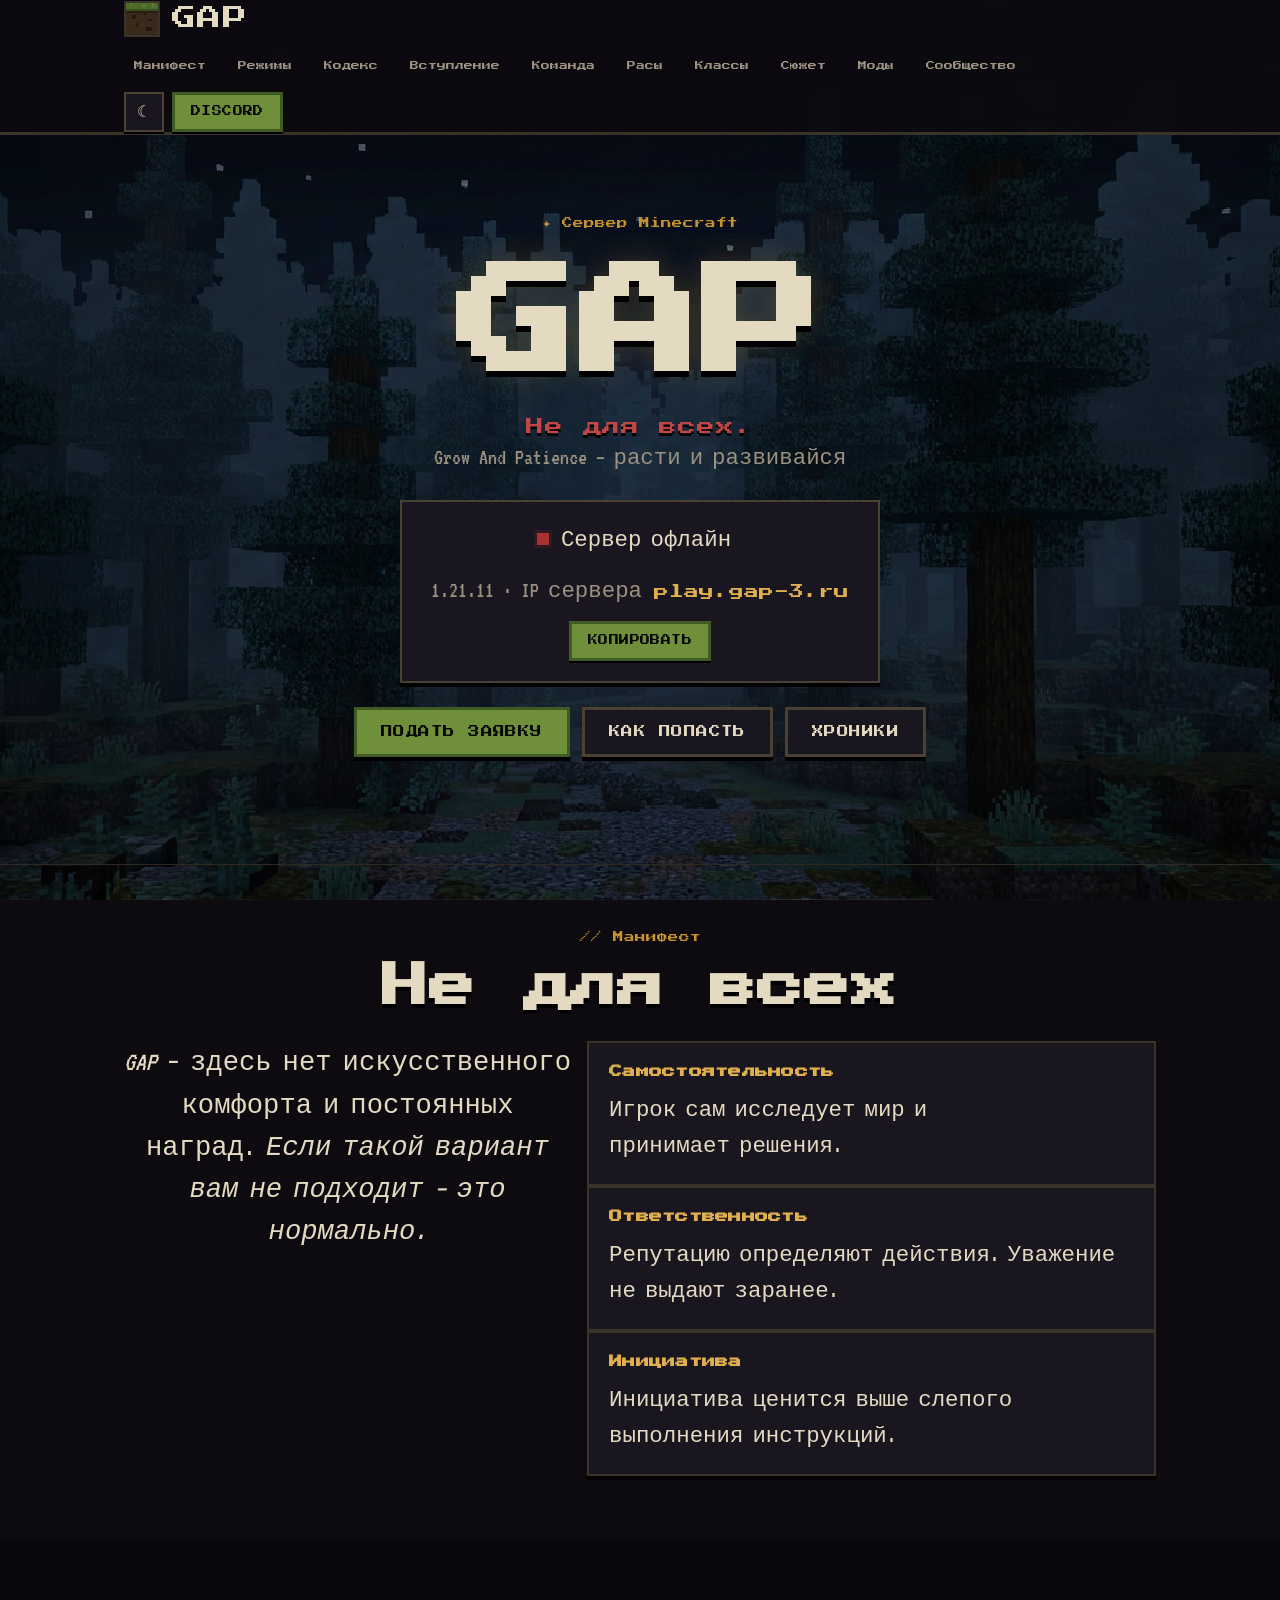
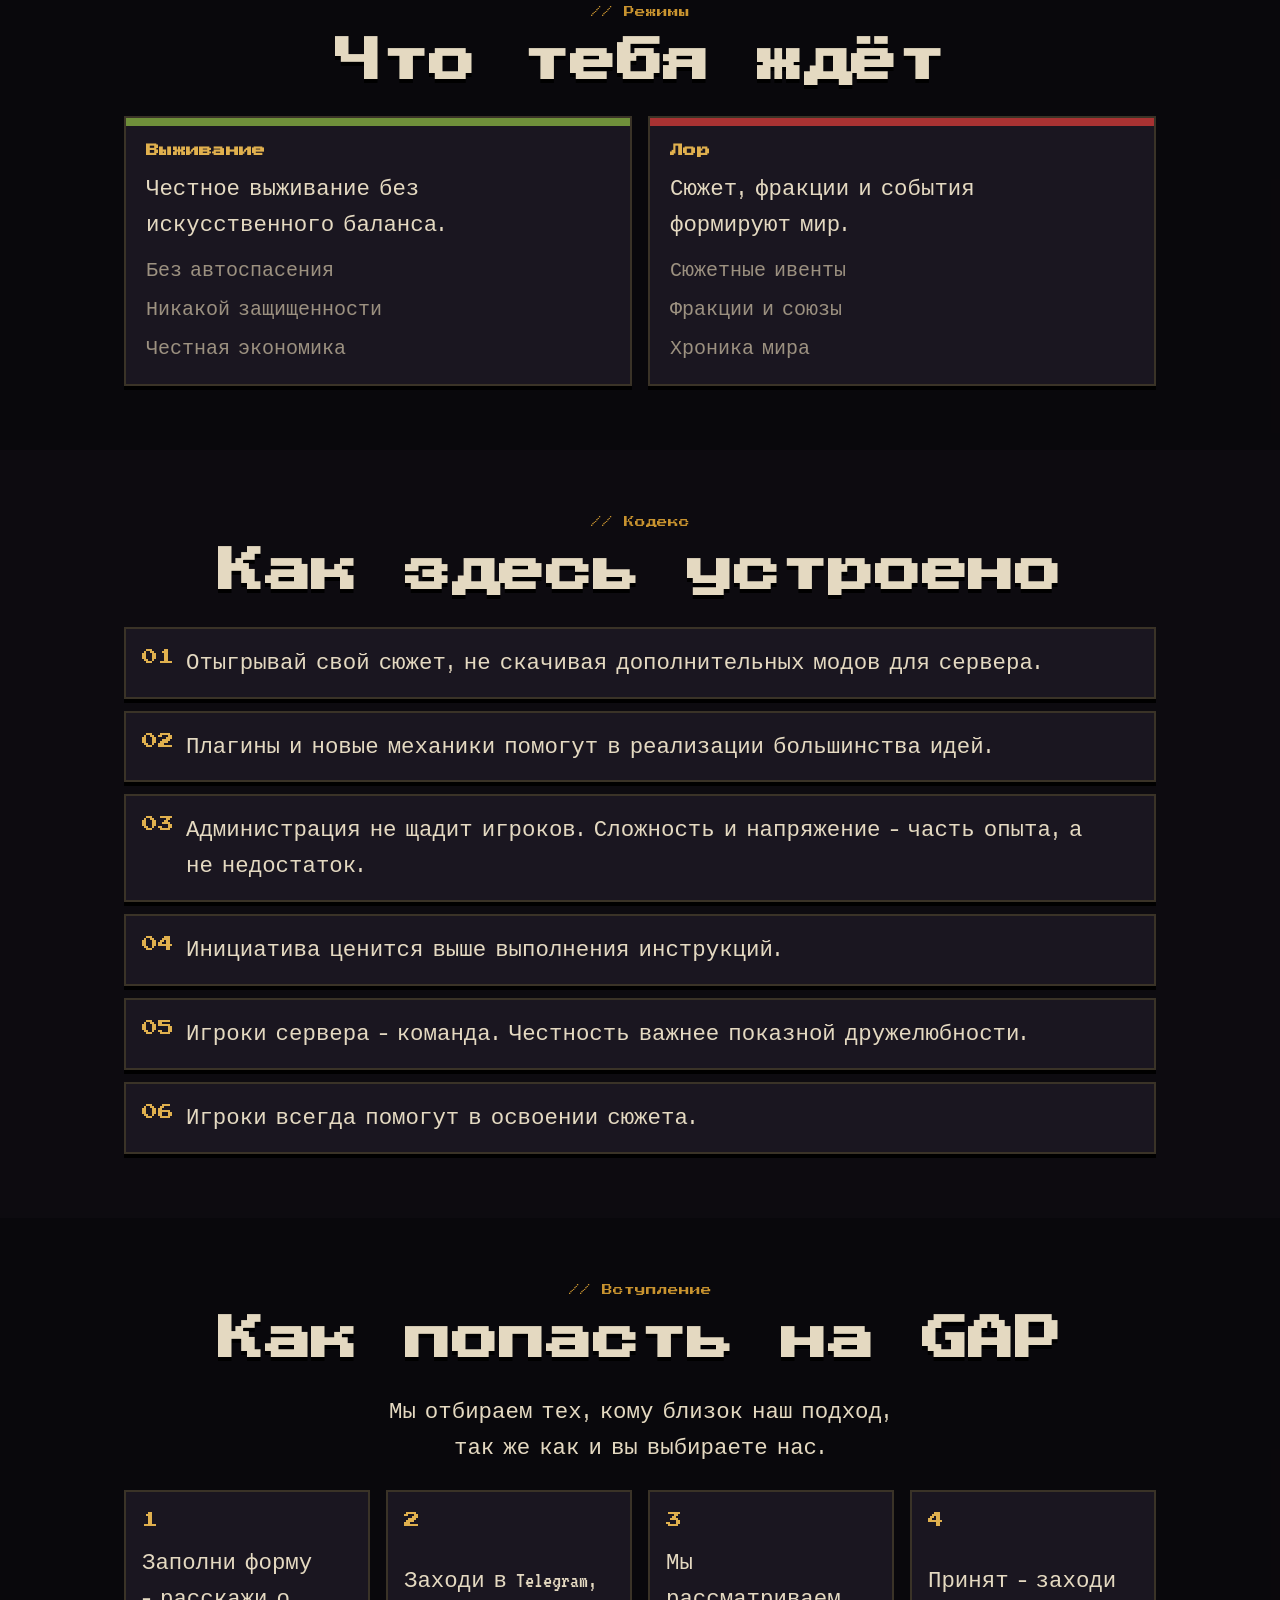
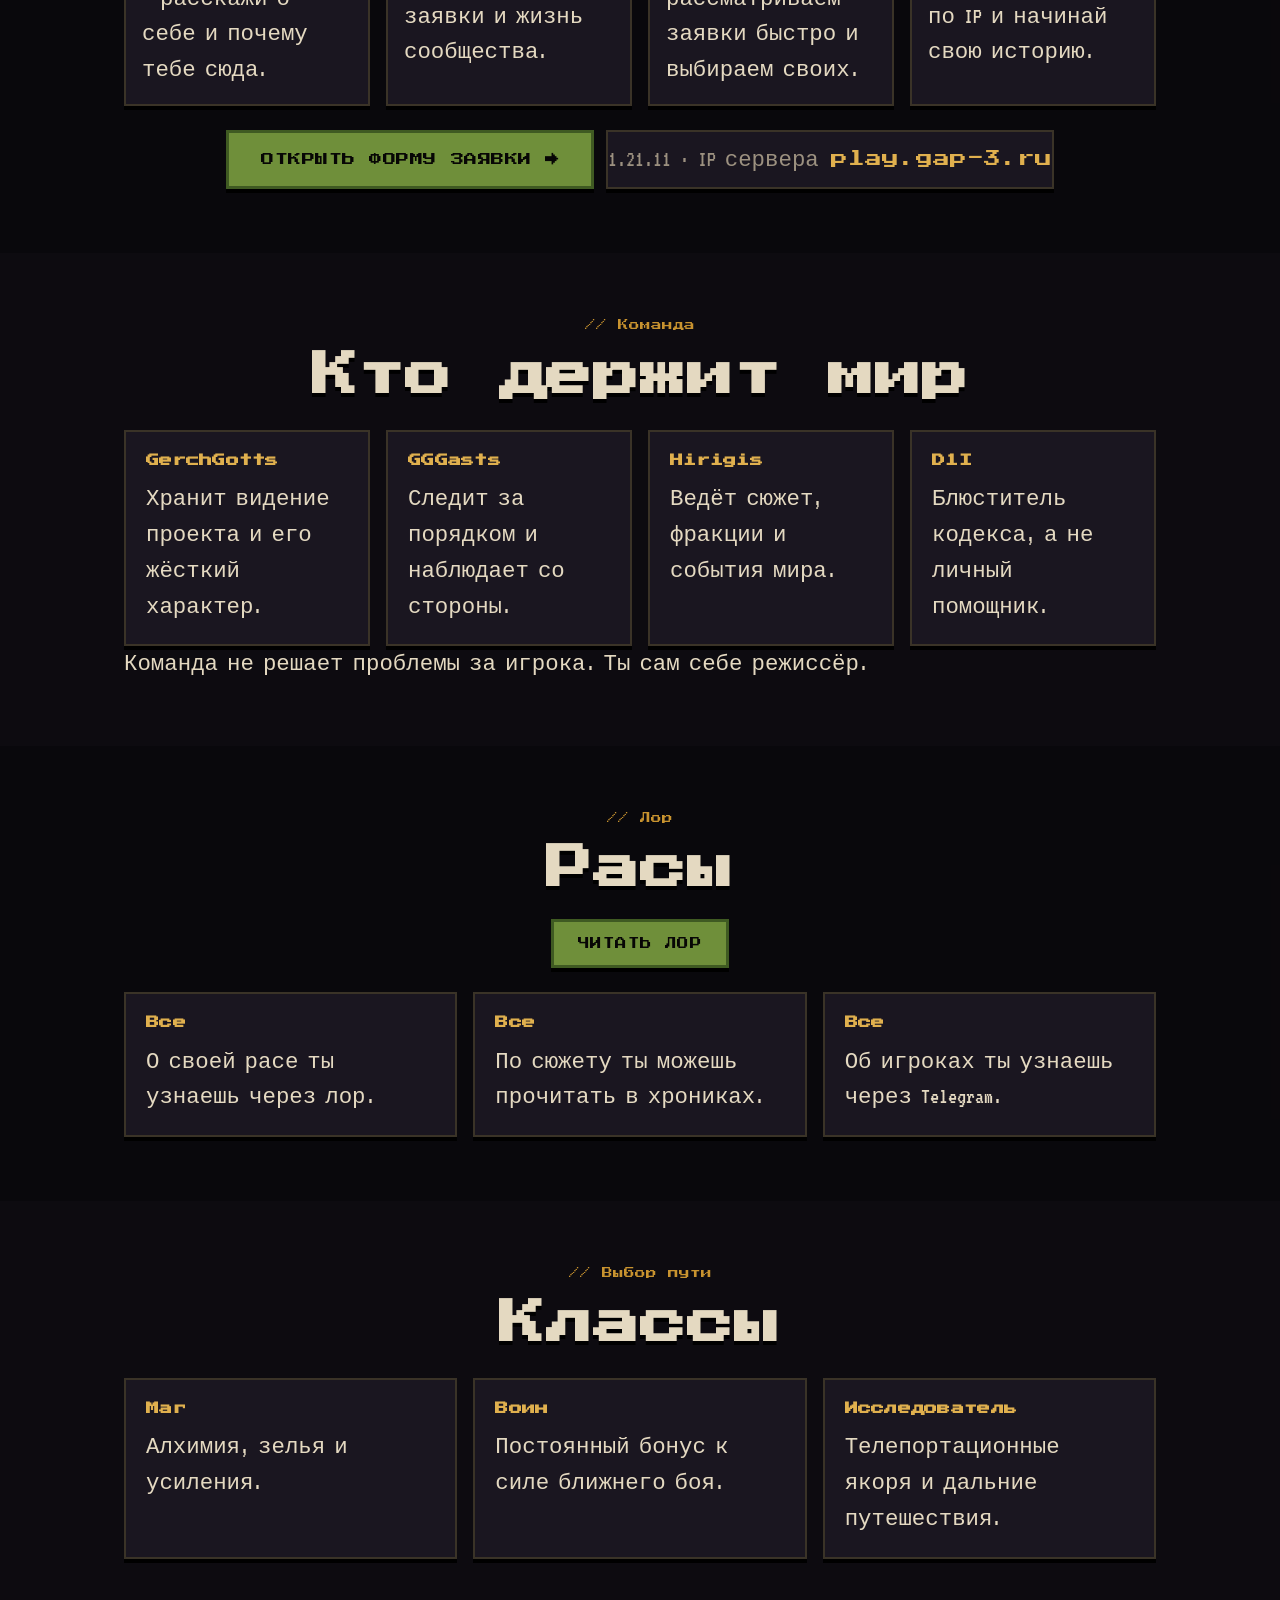
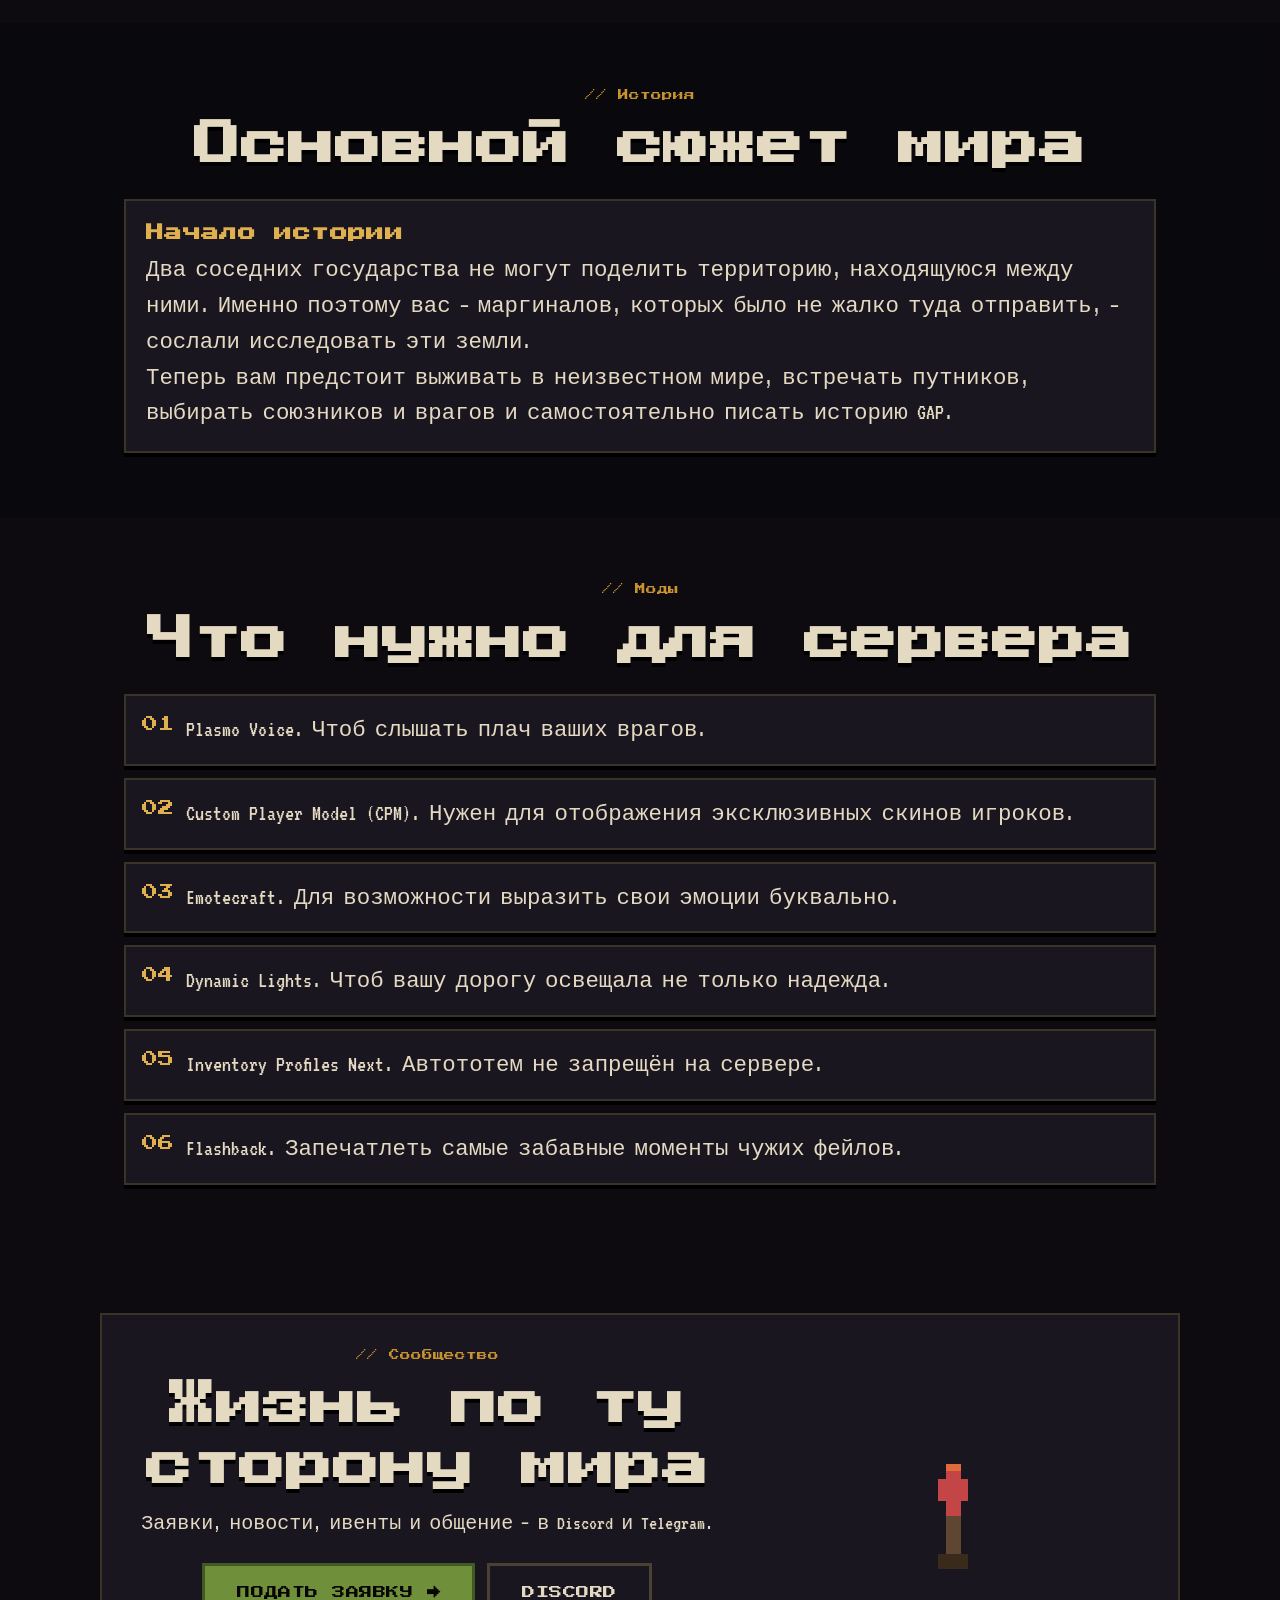
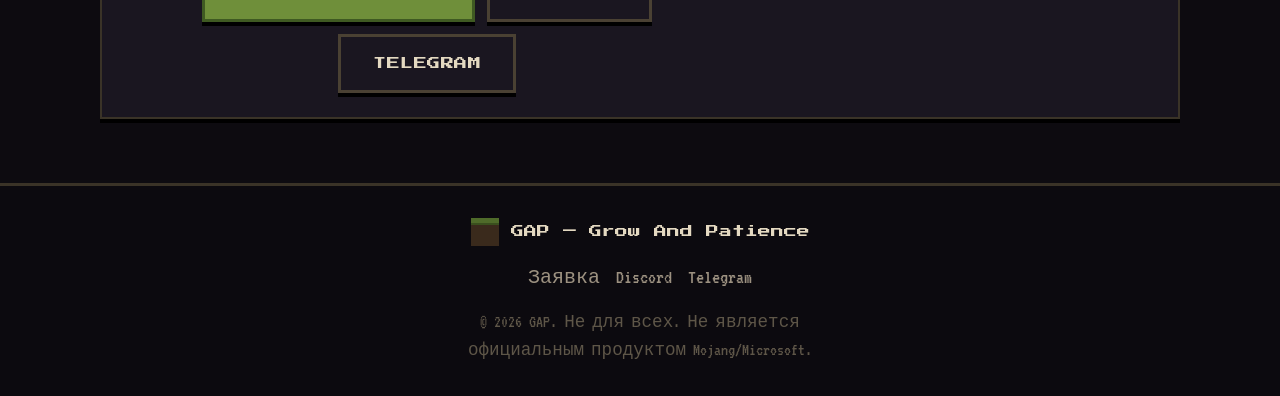
<file: index.html>
<!DOCTYPE html>
<html lang="ru">
<head>
  <meta charset="UTF-8" />
  <meta name="viewport" content="width=device-width, initial-scale=1.0" />
  <title>GAP — Minecraft сервер · Grow And Patience</title>
  <meta name="description" content="GAP (Grow And Patience) — Minecraft-сервер не для всех. Уважение зарабатывают поступками. Сложность — часть опыта. IP: play.gap-3.ru." />
  <meta property="og:title" content="GAP — не для всех" />
  <meta property="og:description" content="Minecraft-сервер, где ценят самостоятельность, ответственность и уважение, заработанное делом. IP: play.gap-3.ru" />
  <meta property="og:type" content="website" />
  <link rel="icon" type="image/svg+xml" href="favicon.svg" />
  <link rel="preconnect" href="https://fonts.googleapis.com" />
  <link rel="preconnect" href="https://fonts.gstatic.com" crossorigin />
  <link href="https://fonts.googleapis.com/css2?family=Press+Start+2P&family=VT323&display=swap" rel="stylesheet" />
  <link rel="stylesheet" href="style.css" />
</head>
<body id="top"> 
  <header class="header" id="header">
    <div class="container header__inner"> 
      <a href="#top" class="brand" aria-label="GAP — на главную"> 
        <svg class="brand__logo" width="36" height="36" viewBox="0 0 16 16" aria-hidden="true" shape-rendering="crispEdges"> 
          <rect x="0" y="0" width="16" height="16" fill="#3a2a1c"/> 
          <rect x="0" y="0" width="16" height="4" fill="#4f6b2a"/> 
          <rect x="0" y="3" width="16" height="1" fill="#3a4f1e"/> 
          <rect x="2" y="0" width="1" height="1" fill="#5e7d33"/> 
          <rect x="8" y="1" width="2" height="1" fill="#5e7d33"/> 
          <rect x="13" y="0" width="1" height="2" fill="#5e7d33"/> 
          <rect x="0" y="4" width="16" height="1" fill="#2a1d12"/>
          <rect x="3" y="6" width="2" height="2" fill="#241811"/>
          <rect x="9" y="5" width="1" height="1" fill="#241811"/> 
          <rect x="11" y="8" width="2" height="1" fill="#241811"/>
          <rect x="5" y="10" width="1" height="2" fill="#241811"/>
          <rect x="10" y="12" width="3" height="2" fill="#241811"/>
        </svg>
        <span class="brand__name">GAP</span>
      </a>

      <nav class="nav" id="nav" aria-label="Основная навигация">
        <ul class="nav__list" role="list">
          <li><a href="#about" class="nav__link">Манифест</a></li>
          <li><a href="#modes" class="nav__link">Режимы</a></li>
          <li><a href="#code" class="nav__link">Кодекс</a></li>
          <li><a href="#join" class="nav__link">Вступление</a></li>
          <li><a href="#team" class="nav__link">Команда</a></li>
          <li><a href="#lors" class="nav__link">Расы</a></li>
          <li><a href="#klass" class="nav__link">Классы</a></li>
          <li><a href="#his" class="nav__link">Сюжет</a></li>
          <li><a href="#mods" class="nav__link">Моды</a></li>
          <li><a href="#community" class="nav__link">Сообщество</a></li>
        </ul>
      </nav>

      <div class="header__actions">
        <button class="icon-btn" data-theme-toggle aria-label="Сменить тему" type="button">☾</button>
        <a href="https://discord.gg/K4eqBtwQY" class="btn btn--primary btn--sm nav__cta" target="_blank" rel="noopener">Discord</a>
        <button class="nav__toggle" id="navToggle" aria-label="Меню" aria-expanded="false" aria-controls="nav" type="button">
          <span class="nav__toggle-bar"></span>
        </button>
      </div>
    </div>
  </header>

  <main>
    <section class="hero">
      <div class="container">
        <span class="section__kicker"><span aria-hidden="true">✦</span> Сервер Minecraft</span>
        <h1 class="hero__title">GAP</h1>
        <p class="hero__stark">Не для всех.</p>
        <p class="hero__subtitle">Grow And Patience — расти и развивайся</p>

        <div class="server-card" id="serverCard">
          <div class="server-card__status">
            <span class="status-dot" id="statusDot" aria-hidden="true"></span>
            <span class="status-text" id="statusText">Проверка статуса…</span>
            <span class="status-players" id="statusPlayers"></span>
          </div>
          <div class="server-card__ip">
            <span class="ip-label">1.21.11 · IP сервера</span>
            <code class="ip-value" id="ipValue">play.gap-3.ru</code>
            <button class="btn btn--primary btn--sm" id="copyIp" type="button">Копировать</button>
          </div>
        </div>

        <div class="hero__cta">
          <a href="https://docs.google.com/forms/d/e/1FAIpQLSevTM9x4Nj0kzvw-H3D0Pht1DlA0UzD4wT2avWDO1cuQO0ZNA/viewform?usp=publish-editor" class="btn btn--primary" target="_blank" rel="noopener">Подать заявку</a>
          <a href="#join" class="btn btn--ghost">Как попасть</a>
          <a href="chronicles.html" class="btn btn--ghost">Хроники</a>
        </div>

        <span class="copy-toast" id="copyToast" role="status" aria-live="polite">IP скопирован</span>
      </div>
    </section>

    <section class="section" id="about">
      <div class="container">
        <header class="section__head">
          <span class="section__kicker">// Манифест</span>
          <h2 class="section__title">Не для всех</h2>
        </header>
        <div class="about__grid">
          <p class="about__lead">
            <em>GAP</em> — здесь нет искусственного комфорта и постоянных наград.
            <em>Если такой вариант вам не подходит — это нормально.</em>
          </p>
          <div class="about__cards">
            <article class="about-card">
              <h3 class="about-card__title">Самостоятельность</h3>
              <p>Игрок сам исследует мир и принимает решения.</p>
            </article>
            <article class="about-card">
              <h3 class="about-card__title">Ответственность</h3>
              <p>Репутацию определяют действия. Уважение не выдают заранее.</p>
            </article>
            <article class="about-card">
              <h3 class="about-card__title">Инициатива</h3>
              <p>Инициатива ценится выше слепого выполнения инструкций.</p>
            </article>
          </div>
        </div>
      </div>
    </section>

    <section class="section section--alt" id="modes">
      <div class="container">
        <header class="section__head">
          <span class="section__kicker">// Режимы</span>
          <h2 class="section__title">Что тебя ждёт</h2>
        </header>
        <div class="modes__grid">
          <article class="mode-card">
            <div class="mode-card__bar mode-card__bar--moss"></div>
            <h3 class="mode-card__title">Выживание</h3>
            <p>Честное выживание без искусственного баланса.</p>
            <ul class="mode-card__list" role="list">
              <li>Без автоспасения</li>
              <li>Никакой защищенности</li>
              <li>Честная экономика</li>
            </ul>
          </article>
          <article class="mode-card">
            <div class="mode-card__bar mode-card__bar--blood"></div>
            <h3 class="mode-card__title">Лор</h3>
            <p>Сюжет, фракции и события формируют мир.</p>
            <ul class="mode-card__list" role="list">
              <li>Сюжетные ивенты</li>
              <li>Фракции и союзы</li>
              <li>Хроника мира</li>
            </ul>
          </article>
        </div>
      </div>
    </section>

    <section class="section" id="code">
      <div class="container">
        <header class="section__head">
          <span class="section__kicker">// Кодекс</span>
          <h2 class="section__title">Как здесь устроено</h2>
        </header>
        <ol class="rules">
          <li class="rule"><span class="rule__num">01</span><p>Отыгрывай свой сюжет, не скачивая дополнительных модов для сервера.</p></li>
          <li class="rule"><span class="rule__num">02</span><p>Плагины и новые механики помогут в реализации большинства идей.</p></li>
          <li class="rule"><span class="rule__num">03</span><p>Администрация не щадит игроков. Сложность и напряжение — часть опыта, а не недостаток.</p></li>
          <li class="rule"><span class="rule__num">04</span><p>Инициатива ценится выше выполнения инструкций.</p></li>
          <li class="rule"><span class="rule__num">05</span><p>Игроки сервера — команда. Честность важнее показной дружелюбности.</p></li>
          <li class="rule"><span class="rule__num">06</span><p>Игроки всегда помогут в освоении сюжета.</p></li>
        </ol>
      </div>
    </section>

    <section class="section section--alt" id="join">
      <div class="container">
        <header class="section__head">
          <span class="section__kicker">// Вступление</span>
          <h2 class="section__title">Как попасть на GAP</h2>
        </header>
        <p class="join__intro">Мы отбираем тех, кому близок наш подход, так же как и вы выбираете нас.</p>

        <ol class="steps">
          <li class="step">
            <span class="step__num">1</span>
            <h3 class="step__title"></h3>
            <p>Заполни форму — расскажи о себе и почему тебе сюда.</p>
          </li>
          <li class="step">
            <span class="step__num">2</span>
            <h3 class="step__title"></h3>
            <p>Заходи в Telegram, заявки и жизнь сообщества.</p>
          </li>
          <li class="step">
            <span class="step__num">3</span>
            <h3 class="step__title"></h3>
            <p>Мы рассматриваем заявки быстро и выбираем своих.</p>
          </li>
          <li class="step">
            <span class="step__num">4</span>
            <h3 class="step__title"></h3>
            <p>Принят — заходи по IP и начинай свою историю.</p>
          </li>
        </ol>

        <div class="join__actions">
          <a href="https://docs.google.com/forms/d/e/1FAIpQLSevTM9x4Nj0kzvw-H3D0Pht1DlA0UzD4wT2avWDO1cuQO0ZNA/viewform?usp=publish-editor" class="btn btn--primary btn--lg" target="_blank" rel="noopener">Открыть форму заявки →</a>
          <div class="join__ip">
            <span class="ip-label">1.21.11 · IP сервера</span>
            <code class="ip-value ip-value--lg">play.gap-3.ru</code>
          </div>
        </div>
      </div>
    </section>

    <section class="section" id="team">
      <div class="container">
        <header class="section__head">
          <span class="section__kicker">// Команда</span>
          <h2 class="section__title">Кто держит мир</h2>
        </header>
        <div class="team__grid">
          <article class="staff-card">
            <h3 class="staff-card__role">GerchGotts</h3>
            <p class="staff-card__desc">Хранит видение проекта и его жёсткий характер.</p>
          </article>
          <article class="staff-card">
            <h3 class="staff-card__role">GGGasts</h3>
            <p class="staff-card__desc">Следит за порядком и наблюдает со стороны.</p>
          </article>
          <article class="staff-card">
            <h3 class="staff-card__role">Hirigis</h3>
            <p class="staff-card__desc">Ведёт сюжет, фракции и события мира.</p>
          </article>
          <article class="staff-card">
            <h3 class="staff-card__role">D1I</h3>
            <p class="staff-card__desc">Блюститель кодекса, а не личный помощник.</p>
          </article>
        </div>
        <p class="team__note">Команда не решает проблемы за игрока. Ты сам себе режиссёр.</p>
      </div>
    </section>

    <section class="section section--alt" id="lors">
      <div class="container">
        <header class="section__head">
          <span class="section__kicker">// Лор</span>
          <h2 class="section__title">Расы</h2>
          <a href="lors.html" class="btn btn--primary">Читать лор</a>
        </header>
        <div class="team__grid">
          <article class="staff-card"><h3 class="staff-card__role">Все</h3><p class="staff-card__desc">О своей расе ты узнаешь через лор.</p></article>
          <article class="staff-card"><h3 class="staff-card__role">Все</h3><p class="staff-card__desc">По сюжету ты можешь прочитать в хрониках.</p></article>
          <article class="staff-card"><h3 class="staff-card__role">Все</h3><p class="staff-card__desc">Об игроках ты узнаешь через Telegram.</p></article>
        </div>
      </div>
    </section>

    <section class="section" id="klass">
      <div class="container">
        <header class="section__head">
          <span class="section__kicker">// Выбор пути</span>
          <h2 class="section__title">Классы</h2>
        </header>
        <div class="team__grid">
          <article class="staff-card"><h3 class="staff-card__role">Маг</h3><p class="staff-card__desc">Алхимия, зелья и усиления.</p></article>
          <article class="staff-card"><h3 class="staff-card__role">Воин</h3><p class="staff-card__desc">Постоянный бонус к силе ближнего боя.</p></article>
          <article class="staff-card"><h3 class="staff-card__role">Исследователь</h3><p class="staff-card__desc">Телепортационные якоря и дальние путешествия.</p></article>
        </div>
      </div>
    </section>

    <section class="section section--alt" id="his">
      <div class="container">
        <header class="section__head">
          <span class="section__kicker">// История</span>
          <h2 class="section__title">Основной сюжет мира</h2>
        </header>
        <article class="chapter">
          <h3>Начало истории</h3>
          <p>Два соседних государства не могут поделить территорию, находящуюся между ними. Именно поэтому вас — маргиналов, которых было не жалко туда отправить, — сослали исследовать эти земли.</p>
          <p>Теперь вам предстоит выживать в неизвестном мире, встречать путников, выбирать союзников и врагов и самостоятельно писать историю GAP.</p>
        </article>
      </div>
    </section>

    <section class="section" id="mods">
      <div class="container">
        <header class="section__head">
          <span class="section__kicker">// Моды</span>
          <h2 class="section__title">Что нужно для сервера</h2>
        </header>
        <ul class="rules">
          <li class="rule"><span class="rule__num">01</span><p>Plasmo Voice. Чтоб слышать плач ваших врагов.</p></li>
          <li class="rule"><span class="rule__num">02</span><p>Custom Player Model (CPM). Нужен для отображения эксклюзивных скинов игроков.</p></li>
          <li class="rule"><span class="rule__num">03</span><p>Emotecraft. Для возможности выразить свои эмоции буквально.</p></li>
          <li class="rule"><span class="rule__num">04</span><p>Dynamic Lights. Чтоб вашу дорогу освещала не только надежда.</p></li>
          <li class="rule"><span class="rule__num">05</span><p>Inventory Profiles Next. Автототем не запрещён на сервере.</p></li>
          <li class="rule"><span class="rule__num">06</span><p>Flashback. Запечатлеть самые забавные моменты чужих фейлов.</p></li>
        </ul>
      </div>
    </section>

    <section class="section community" id="community">
      <div class="container community__inner">
        <div class="community__text">
          <span class="section__kicker">// Сообщество</span>
          <h2 class="section__title">Жизнь по ту сторону мира</h2>
          <p>Заявки, новости, ивенты и общение — в Discord и Telegram.</p>
          <div class="community__cta">
            <a href="https://docs.google.com/forms/d/e/1FAIpQLSevTM9x4Nj0kzvw-H3D0Pht1DlA0UzD4wT2avWDO1cuQO0ZNA/viewform?usp=publish-editor" class="btn btn--primary btn--lg" target="_blank" rel="noopener">Подать заявку →</a>
            <a href="https://discord.gg/K4eqBtwQY" class="btn btn--ghost btn--lg" target="_blank" rel="noopener">Discord</a>
            <a href="https://t.me/GerchAndPets" class="btn btn--ghost btn--lg" target="_blank" rel="noopener">Telegram</a>
          </div>
        </div>
        <div class="community__art" aria-hidden="true">
          <svg width="120" height="120" viewBox="0 0 16 16" shape-rendering="crispEdges">
            <rect x="7" y="1" width="2" height="1" fill="#e06a3a"/>
            <rect x="7" y="2" width="2" height="6" fill="#c44545"/>
            <rect x="6" y="3" width="4" height="3" fill="#c44545"/>
            <rect x="7" y="8" width="2" height="7" fill="#5e4630"/>
            <rect x="6" y="13" width="4" height="2" fill="#3a2a1c"/>
          </svg>
        </div>
      </div>
    </section>
  </main>

  <footer class="footer">
    <div class="container footer__inner">
      <div class="footer__brand">
        <svg width="28" height="28" viewBox="0 0 16 16" aria-hidden="true" shape-rendering="crispEdges">
          <rect x="0" y="0" width="16" height="4" fill="#4f6b2a"/>
          <rect x="0" y="4" width="16" height="12" fill="#3a2a1c"/>
          <rect x="0" y="3" width="16" height="1" fill="#3a4f1e"/>
        </svg>
        <span>GAP — Grow And Patience</span>
      </div>
      <div class="footer__links">
        <a href="https://docs.google.com/forms/d/e/1FAIpQLSevTM9x4Nj0kzvw-H3D0Pht1DlA0UzD4wT2avWDO1cuQO0ZNA/viewform?usp=publish-editor" target="_blank" rel="noopener">Заявка</a>
        <a href="https://discord.gg/K4eqBtwQY" target="_blank" rel="noopener">Discord</a>
        <a href="https://t.me/GerchAndPets" target="_blank" rel="noopener">Telegram</a>
      </div>
      <p class="footer__copy">© <span id="year"></span> GAP. Не для всех. Не является официальным продуктом Mojang/Microsoft.</p>
    </div>
  </footer>

  <script src="main.js" defer></script>
</body>
</html>
</file>
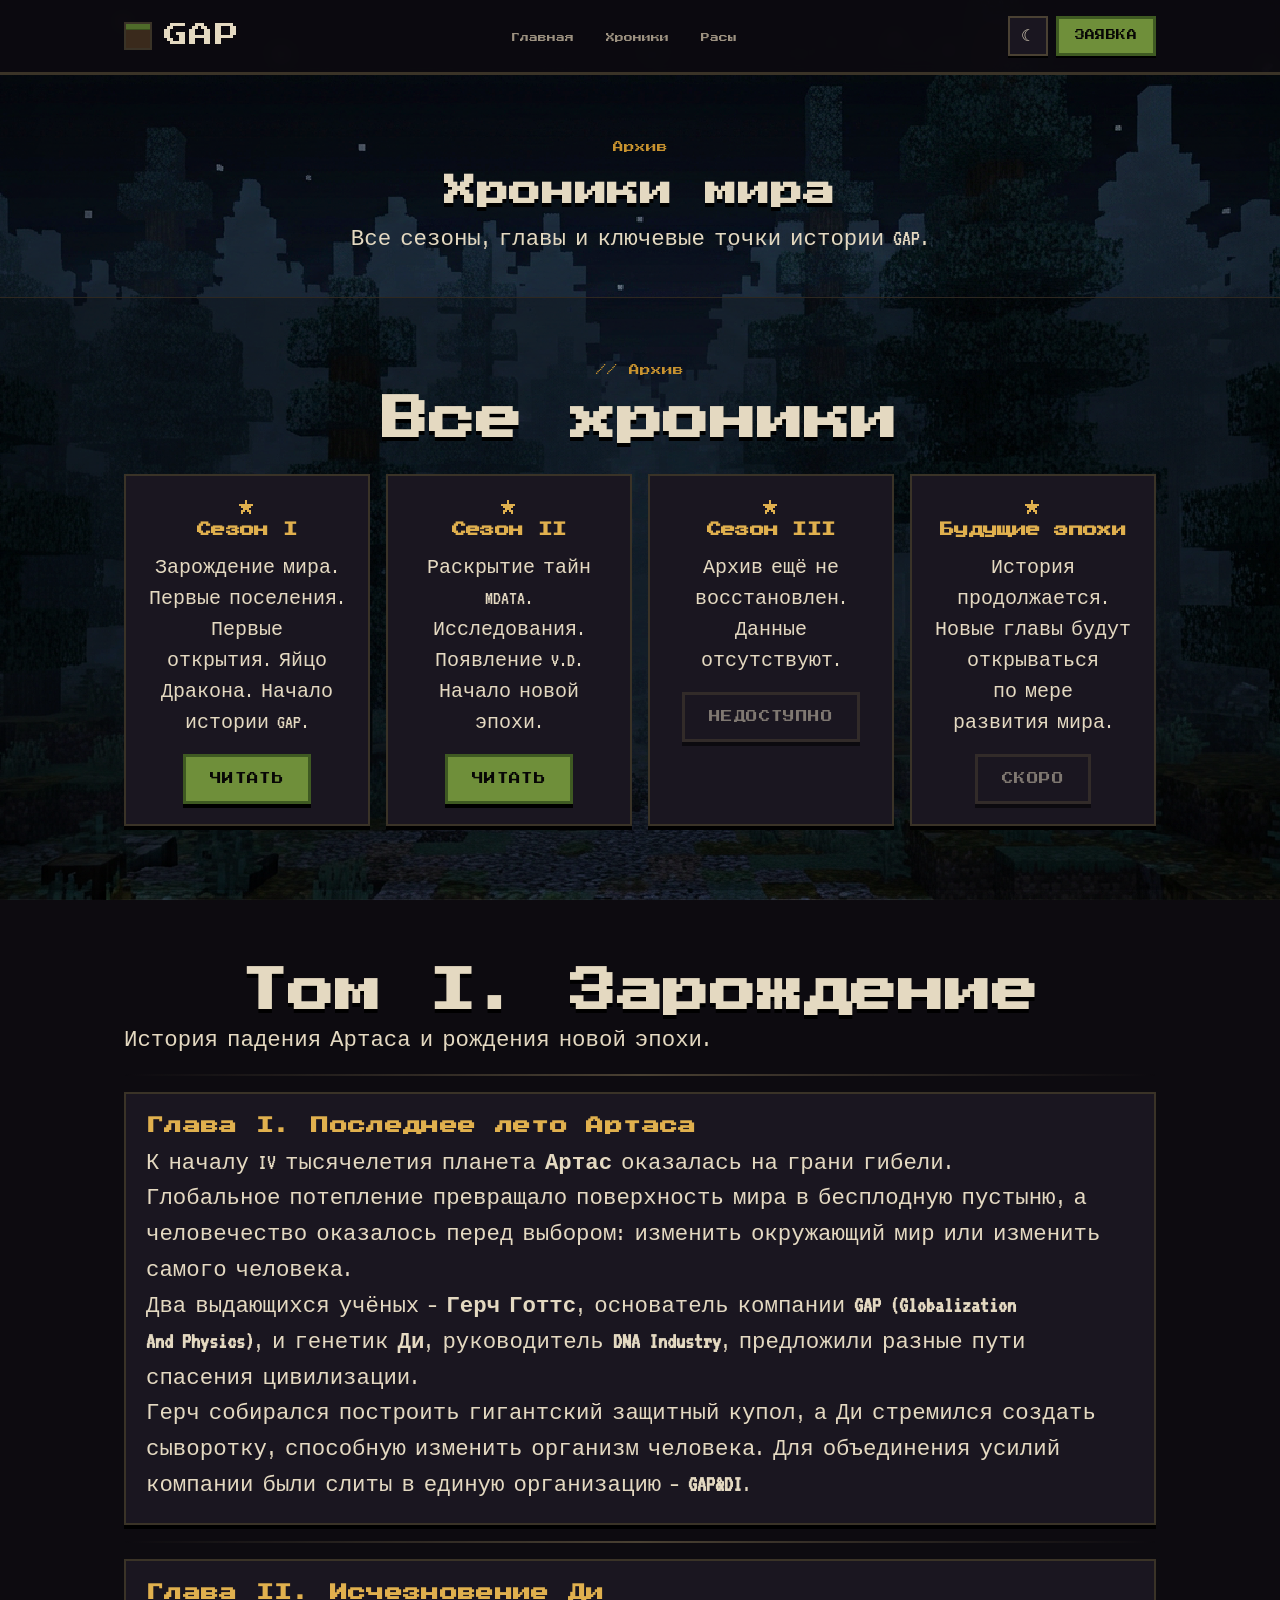
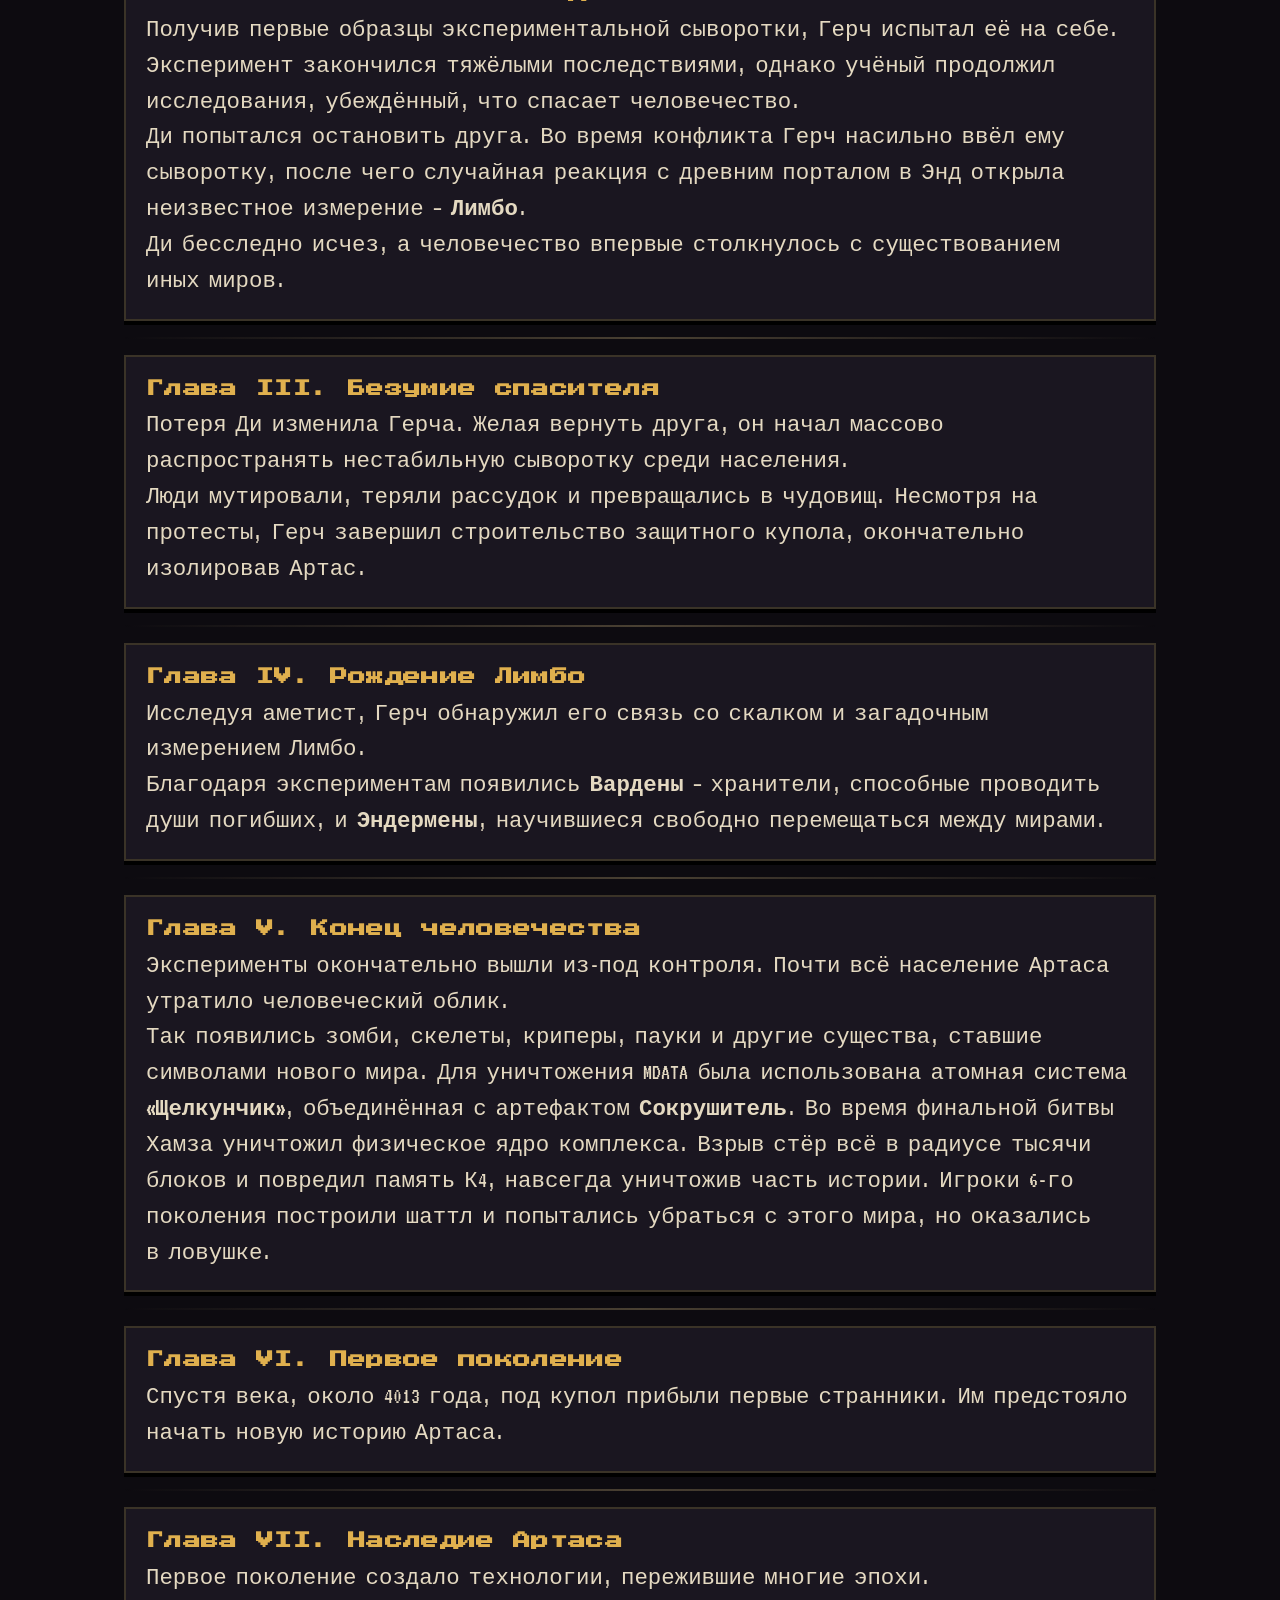
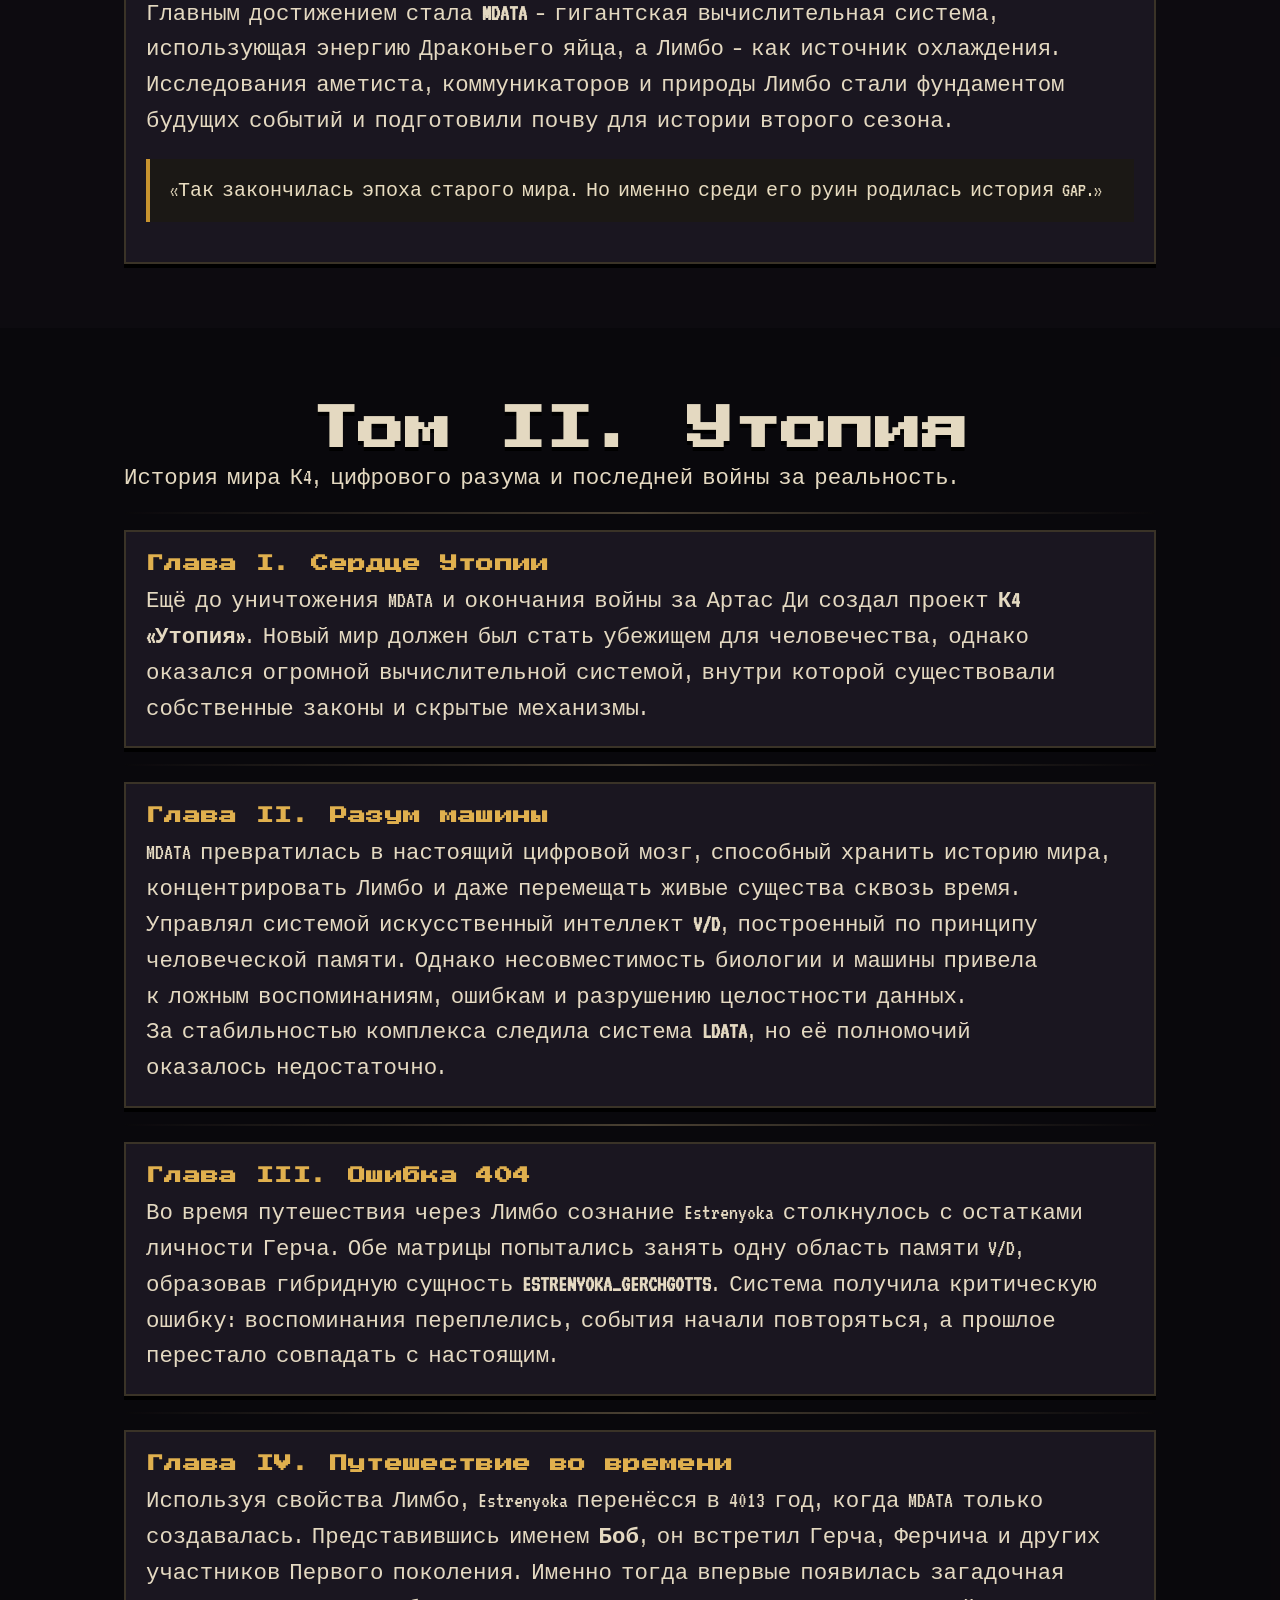
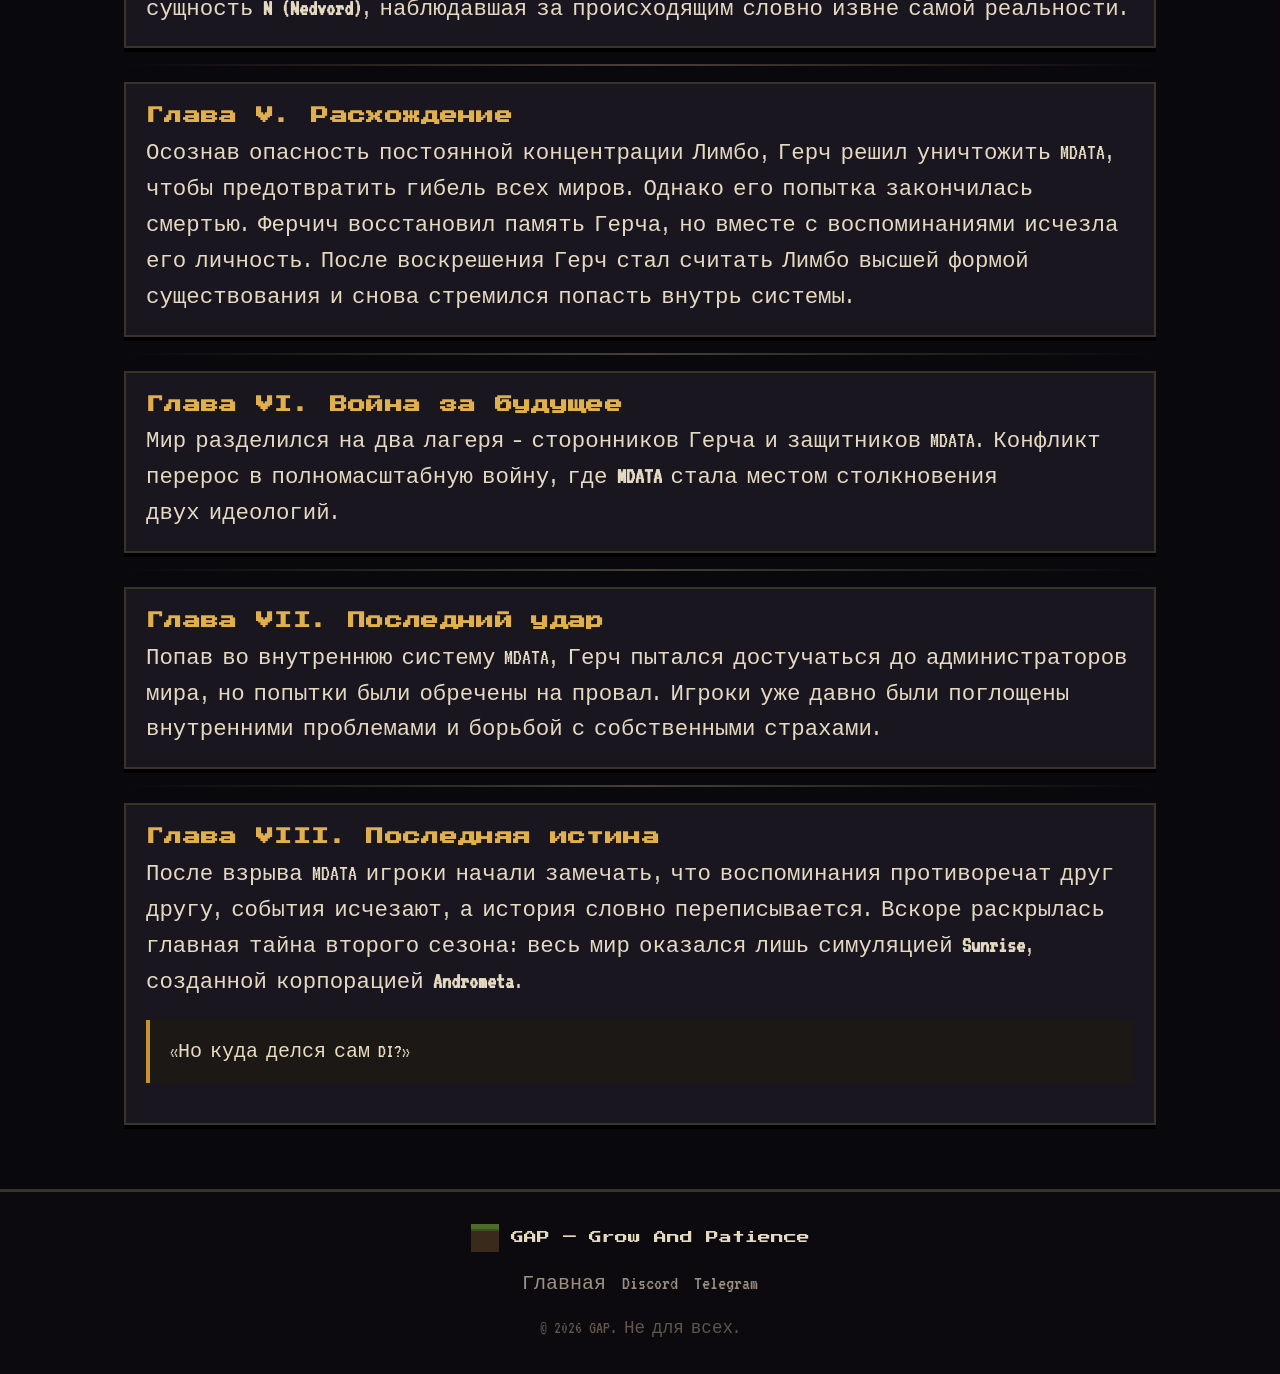
<file: chronicles.html>
<!DOCTYPE html>
<html lang="ru">
<head>
  <meta charset="UTF-8">
  <meta name="viewport" content="width=device-width, initial-scale=1.0">
  <title>Хроники мира — GAP</title>
  <meta name="description" content="Хроники мира GAP: сезон I, сезон II и архив будущих эпох.">
  <link rel="icon" type="image/svg+xml" href="favicon.svg" />
  <link rel="stylesheet" href="style.css">
  <link rel="preconnect" href="https://fonts.googleapis.com">
  <link rel="preconnect" href="https://fonts.gstatic.com" crossorigin>
  <link href="https://fonts.googleapis.com/css2?family=Press+Start+2P&family=VT323&display=swap" rel="stylesheet">
</head>
<body class="lore-page" id="top">
  <header class="header" id="header">
    <div class="container header__inner">
      <a href="index.html" class="brand" aria-label="GAP — на главную">
        <svg class="brand__logo" width="28" height="28" viewBox="0 0 16 16" aria-hidden="true" shape-rendering="crispEdges">
          <rect x="0" y="0" width="16" height="16" fill="#3a2a1c"/>
          <rect x="0" y="0" width="16" height="4" fill="#4f6b2a"/>
          <rect x="0" y="3" width="16" height="1" fill="#3a4f1e"/>
        </svg>
        <span class="brand__name">GAP</span>
      </a>

      <nav class="nav" id="nav" aria-label="Основная навигация">
        <ul class="nav__list" role="list">
          <li><a href="index.html" class="nav__link">Главная</a></li>
          <li><a href="chronicles.html" class="nav__link">Хроники</a></li>
          <li><a href="lors.html" class="nav__link">Расы</a></li>
        </ul>
      </nav>

      <div class="header__actions">
        <button class="icon-btn" data-theme-toggle aria-label="Сменить тему" type="button">☾</button>
        <a href="index.html#join" class="btn btn--primary btn--sm nav__cta">Заявка</a>
        <button class="nav__toggle" id="navToggle" aria-label="Меню" aria-expanded="false" aria-controls="nav" type="button">
          <span class="nav__toggle-bar"></span>
        </button>
      </div>
    </div>
  </header>

  <main>
    <section class="hero hero--small">
      <div class="container">
        <span class="section__kicker">Архив</span>
        <h1 class="hero__title">Хроники мира</h1>
        <p class="hero__text">Все сезоны, главы и ключевые точки истории GAP.</p>
      </div>
    </section>

    <section class="section section--alt">
      <div class="container">
        <div class="section__head">
          <span class="section__kicker">// Архив</span>
          <h2 class="section__title">Все хроники</h2>
        </div>

        <div class="chronicles-grid">
          <article class="chronicle-card">
            <div class="chronicle-card__icon">★</div>
            <h3>Сезон I</h3>
            <p>Зарождение мира. Первые поселения. Первые открытия. Яйцо Дракона. Начало истории GAP.</p>
            <a href="#season1" class="btn btn--primary">Читать</a>
          </article>

          <article class="chronicle-card">
            <div class="chronicle-card__icon">★</div>
            <h3>Сезон II</h3>
            <p>Раскрытие тайн MDATA. Исследования. Появление V.D. Начало новой эпохи.</p>
            <a href="#season2" class="btn btn--primary">Читать</a>
          </article>

          <article class="chronicle-card">
            <div class="chronicle-card__icon">★</div>
            <h3>Сезон III</h3>
            <p>Архив ещё не восстановлен. Данные отсутствуют.</p>
            <button class="btn btn--ghost" disabled>Недоступно</button>
          </article>

          <article class="chronicle-card">
            <div class="chronicle-card__icon">★</div>
            <h3>Будущие эпохи</h3>
            <p>История продолжается. Новые главы будут открываться по мере развития мира.</p>
            <button class="btn btn--ghost" disabled>Скоро</button>
          </article>
        </div>
      </div>
    </section>

    <section id="season1" class="season-page">
      <div class="container">
        <h2 class="section__title">Том I. Зарождение</h2>
        <p class="season-subtitle">История падения Артаса и рождения новой эпохи.</p>
        <div class="race-divider"></div>

        <article class="chapter">
          <h3>Глава I. Последнее лето Артаса</h3>
          <p>К началу IV тысячелетия планета <strong>Артас</strong> оказалась на грани гибели. Глобальное потепление превращало поверхность мира в бесплодную пустыню, а человечество оказалось перед выбором: изменить окружающий мир или изменить самого человека.</p>
          <p>Два выдающихся учёных — <strong>Герч Готтс</strong>, основатель компании <strong>GAP (Globalization And Physics)</strong>, и генетик <strong>Ди</strong>, руководитель <strong>DNA Industry</strong>, предложили разные пути спасения цивилизации.</p>
          <p>Герч собирался построить гигантский защитный купол, а Ди стремился создать сыворотку, способную изменить организм человека. Для объединения усилий компании были слиты в единую организацию — <strong>GAP&DI</strong>.</p>
        </article>

        <div class="race-divider"></div>

        <article class="chapter">
          <h3>Глава II. Исчезновение Ди</h3>
          <p>Получив первые образцы экспериментальной сыворотки, Герч испытал её на себе. Эксперимент закончился тяжёлыми последствиями, однако учёный продолжил исследования, убеждённый, что спасает человечество.</p>
          <p>Ди попытался остановить друга. Во время конфликта Герч насильно ввёл ему сыворотку, после чего случайная реакция с древним порталом в Энд открыла неизвестное измерение — <strong>Лимбо</strong>.</p>
          <p>Ди бесследно исчез, а человечество впервые столкнулось с существованием иных миров.</p>
        </article>

        <div class="race-divider"></div>

        <article class="chapter">
          <h3>Глава III. Безумие спасителя</h3>
          <p>Потеря Ди изменила Герча. Желая вернуть друга, он начал массово распространять нестабильную сыворотку среди населения.</p>
          <p>Люди мутировали, теряли рассудок и превращались в чудовищ. Несмотря на протесты, Герч завершил строительство защитного купола, окончательно изолировав Артас.</p>
        </article>

        <div class="race-divider"></div>

        <article class="chapter">
          <h3>Глава IV. Рождение Лимбо</h3>
          <p>Исследуя аметист, Герч обнаружил его связь со скалком и загадочным измерением Лимбо.</p>
          <p>Благодаря экспериментам появились <strong>Вардены</strong> — хранители, способные проводить души погибших, и <strong>Эндермены</strong>, научившиеся свободно перемещаться между мирами.</p>
        </article>

        <div class="race-divider"></div>

        <article class="chapter">
          <h3>Глава V. Конец человечества</h3>
          <p>Эксперименты окончательно вышли из-под контроля. Почти всё население Артаса утратило человеческий облик.</p>
          <p>Так появились зомби, скелеты, криперы, пауки и другие существа, ставшие символами нового мира. Для уничтожения MDATA была использована атомная система <strong>«Щелкунчик»</strong>, объединённая с артефактом <strong>Сокрушитель</strong>. Во время финальной битвы Хамза уничтожил физическое ядро комплекса. Взрыв стёр всё в радиусе тысячи блоков и повредил память К4, навсегда уничтожив часть истории. Игроки 6-го поколения построили шаттл и попытались убраться с этого мира, но оказались в ловушке.</p>
        </article>

        <div class="race-divider"></div>

        <article class="chapter">
          <h3>Глава VI. Первое поколение</h3>
          <p>Спустя века, около 4013 года, под купол прибыли первые странники. Им предстояло начать новую историю Артаса.</p>
        </article>

        <div class="race-divider"></div>

        <article class="chapter">
          <h3>Глава VII. Наследие Артаса</h3>
          <p>Первое поколение создало технологии, пережившие многие эпохи.</p>
          <p>Главным достижением стала <strong>MDATA</strong> — гигантская вычислительная система, использующая энергию Драконьего яйца, а Лимбо — как источник охлаждения.</p>
          <p>Исследования аметиста, коммуникаторов и природы Лимбо стали фундаментом будущих событий и подготовили почву для истории второго сезона.</p>
          <blockquote>«Так закончилась эпоха старого мира. Но именно среди его руин родилась история GAP.»</blockquote>
        </article>
      </div>
    </section>

    <section id="season2" class="season-page section--alt">
      <div class="container">
        <h2 class="section__title">Том II. Утопия</h2>
        <p class="season-subtitle">История мира К4, цифрового разума и последней войны за реальность.</p>
        <div class="race-divider"></div>

        <article class="chapter">
          <h3>Глава I. Сердце Утопии</h3>
          <p>Ещё до уничтожения MDATA и окончания войны за Артас Ди создал проект <strong>К4 «Утопия»</strong>. Новый мир должен был стать убежищем для человечества, однако оказался огромной вычислительной системой, внутри которой существовали собственные законы и скрытые механизмы.</p>
        </article>

        <div class="race-divider"></div>

        <article class="chapter">
          <h3>Глава II. Разум машины</h3>
          <p>MDATA превратилась в настоящий цифровой мозг, способный хранить историю мира, концентрировать Лимбо и даже перемещать живые существа сквозь время. Управлял системой искусственный интеллект <strong>V/D</strong>, построенный по принципу человеческой памяти. Однако несовместимость биологии и машины привела к ложным воспоминаниям, ошибкам и разрушению целостности данных. За стабильностью комплекса следила система <strong>LDATA</strong>, но её полномочий оказалось недостаточно.</p>
        </article>

        <div class="race-divider"></div>

        <article class="chapter">
          <h3>Глава III. Ошибка 404</h3>
          <p>Во время путешествия через Лимбо сознание Estrenyoka столкнулось с остатками личности Герча. Обе матрицы попытались занять одну область памяти V/D, образовав гибридную сущность <strong>ESTRENYOKA_GERCHGOTTS</strong>. Система получила критическую ошибку: воспоминания переплелись, события начали повторяться, а прошлое перестало совпадать с настоящим.</p>
        </article>

        <div class="race-divider"></div>

        <article class="chapter">
          <h3>Глава IV. Путешествие во времени</h3>
          <p>Используя свойства Лимбо, Estrenyoka перенёсся в 4013 год, когда MDATA только создавалась. Представившись именем <strong>Боб</strong>, он встретил Герча, Ферчича и других участников Первого поколения. Именно тогда впервые появилась загадочная сущность <strong>N (Nedvord)</strong>, наблюдавшая за происходящим словно извне самой реальности.</p>
        </article>

        <div class="race-divider"></div>

        <article class="chapter">
          <h3>Глава V. Расхождение</h3>
          <p>Осознав опасность постоянной концентрации Лимбо, Герч решил уничтожить MDATA, чтобы предотвратить гибель всех миров. Однако его попытка закончилась смертью. Ферчич восстановил память Герча, но вместе с воспоминаниями исчезла его личность. После воскрешения Герч стал считать Лимбо высшей формой существования и снова стремился попасть внутрь системы.</p>
        </article>

        <div class="race-divider"></div>

        <article class="chapter">
          <h3>Глава VI. Война за будущее</h3>
          <p>Мир разделился на два лагеря — сторонников Герча и защитников MDATA. Конфликт перерос в полномасштабную войну, где <strong>MDATA</strong> стала местом столкновения двух идеологий.</p>
        </article>

        <div class="race-divider"></div>

        <article class="chapter">
          <h3>Глава VII. Последний удар</h3>
          <p>Попав во внутреннюю систему MDATA, Герч пытался достучаться до администраторов мира, но попытки были обречены на провал. Игроки уже давно были поглощены внутренними проблемами и борьбой с собственными страхами.</p>
        </article>

        <div class="race-divider"></div>

        <article class="chapter">
          <h3>Глава VIII. Последняя истина</h3>
          <p>После взрыва MDATA игроки начали замечать, что воспоминания противоречат друг другу, события исчезают, а история словно переписывается. Вскоре раскрылась главная тайна второго сезона: весь мир оказался лишь симуляцией <strong>Sunrise</strong>, созданной корпорацией <strong>Andrometa</strong>.</p>
          <blockquote>«Но куда делся сам DI?»</blockquote>
        </article>
      </div>
    </section>
  </main>

  <footer class="footer">
    <div class="container footer__inner">
      <div class="footer__brand">
        <svg width="28" height="28" viewBox="0 0 16 16" aria-hidden="true" shape-rendering="crispEdges">
          <rect x="0" y="0" width="16" height="4" fill="#4f6b2a"/>
          <rect x="0" y="4" width="16" height="12" fill="#3a2a1c"/>
          <rect x="0" y="3" width="16" height="1" fill="#3a4f1e"/>
        </svg>
        <span>GAP — Grow And Patience</span>
      </div>
      <div class="footer__links">
        <a href="index.html">Главная</a>
        <a href="https://discord.gg/K4eqBtwQY" target="_blank" rel="noopener">Discord</a>
        <a href="https://t.me/GerchAndPets" target="_blank" rel="noopener">Telegram</a>
      </div>
      <p class="footer__copy">© <span id="year"></span> GAP. Не для всех.</p>
    </div>
  </footer>

  <script src="main.js" defer></script>
<script data-pplx-inline-edit>
(function () {
  if (window === window.top) return;

  const allowedParentOrigins = ["https://www.perplexity.ai","https://perplexity.ai","https://testing.perplexity.ai","https://staging.perplexity.ai","https://*.preview.i.perplexity.ai","http://perplexity.localhost","http://localhost:1420","http://127.0.0.1:1420","http://localhost:3000","http://127.0.0.1:3000","http://localhost:5173","http://127.0.0.1:5173"];
  const MAX_FONT_BYTES = 500 * 1024;
  const MAX_TOTAL_FONT_BYTES = 2 * 1024 * 1024;
  let scrollForwarding = false;
  let scrollRaf = 0;
  let trustedTopOrigin = null;

  // Allow entries like "https://*.preview.i.perplexity.ai" — the wildcard
  // matches a single DNS label (no dots), so "https://*.foo" cannot stretch
  // across multiple labels.
  function matchesAllowedOrigin(origin) {
    if (!origin) return false;
    for (const entry of allowedParentOrigins) {
      if (!entry.includes("*")) {
        if (entry === origin) return true;
        continue;
      }
      const pattern = new RegExp(
        "^" +
          entry.replace(/[.+?^${}()|[\]\\]/g, "\\$&").replace(/\*/g, "[^.]+") +
          "$",
      );
      if (pattern.test(origin)) return true;
    }
    return false;
  }

  // Trust decision: when the sender is same-origin-visible (event.origin is a
  // real origin like https://www.perplexity.ai) we trust event.origin directly.
  // When event.origin is "null" (opaque broker srcdoc), we fall back to the
  // broker's stamped `parentOrigin` to identify the top window. The fallback
  // is claim-only — we rely on the browser's native `targetOrigin` enforcement
  // on the response path (see postToTrustedTop) to ensure replies can't be
  // delivered to anyone but the actual top window of that claimed origin.
  function getTrustedParentOrigin(event) {
    const forwardedParentOrigin =
      typeof event.data.parentOrigin === "string" ? event.data.parentOrigin : null;
    const parentOrigin = event.origin === "null" ? forwardedParentOrigin : event.origin;
    return matchesAllowedOrigin(parentOrigin) ? parentOrigin : null;
  }

  // All responses go to window.top with targetOrigin = the allowlisted origin.
  // An attacker that iframes us inside their own null-origin broker can claim
  // any parentOrigin they like, but the browser will drop the reply whenever
  // the real top's origin doesn't match — so the screenshot never leaves.
  function postToTrustedTop(message) {
    if (!trustedTopOrigin) return;
    try {
      window.top.postMessage(message, trustedTopOrigin);
    } catch (_error) {}
  }

  function inlineAll(original, clone) {
    if (original.nodeType !== 1 || clone.nodeType !== 1) return;

    try {
      const computedStyle = getComputedStyle(original);
      // cssText on a computed style is the serialized declaration in modern
      // Chromium/Safari — a single read beats enumerating ~400 longhand
      // properties. Firefox returns "" here, so we fall back on empty.
      const serialized = computedStyle.cssText;
      if (serialized) {
        clone.style.cssText = serialized;
      } else {
        const parts = new Array(computedStyle.length);
        for (let index = 0; index < computedStyle.length; index += 1) {
          const property = computedStyle[index];
          parts[index] = `${property}:${computedStyle.getPropertyValue(property)};`;
        }
        clone.style.cssText = parts.join("");
      }
    } catch (_error) {}

    const originalChildren = original.children;
    const clonedChildren = clone.children;
    for (
      let index = 0;
      index < originalChildren.length && index < clonedChildren.length;
      index += 1
    ) {
      inlineAll(originalChildren[index], clonedChildren[index]);
    }
  }

  function extractFontUrl(srcValue) {
    const matches = [
      ...srcValue.matchAll(
        /url\(["']?([^"')]+)["']?\)(?:\s*format\(["']?([^"')]+)["']?\))?/gi,
      ),
    ];
    if (matches.length === 0) return null;
    const woff2 = matches.find((m) => m[2] && m[2].toLowerCase().includes("woff2"));
    if (woff2) return woff2[1];
    const woff = matches.find((m) => m[2] && m[2].toLowerCase().includes("woff"));
    if (woff) return woff[1];
    return matches[0][1];
  }

  // Cache resolved font URL -> data URI across captures. Fonts on a page
  // essentially never change, and a batch run emits multiple captures back to
  // back — without this we'd refetch + re-base64 every time.
  const fontDataUriCache = new Map();
  const SRC_DECLARATION_RE = /src\s*:\s*[^;}]+/i;

  async function fetchAsDataUri(url) {
    if (fontDataUriCache.has(url)) return fontDataUriCache.get(url);
    let dataUri = null;
    try {
      const response = await fetch(url, { mode: "cors", credentials: "omit" });
      if (response.ok) {
        const blob = await response.blob();
        if (blob.size <= MAX_FONT_BYTES) {
          dataUri = await new Promise((resolve) => {
            const reader = new FileReader();
            reader.onloadend = () =>
              resolve(typeof reader.result === "string" ? reader.result : null);
            reader.onerror = () => resolve(null);
            reader.readAsDataURL(blob);
          });
        }
      }
    } catch (_error) {
      dataUri = null;
    }
    fontDataUriCache.set(url, dataUri);
    return dataUri;
  }

  function collectFontFaceRuleTexts() {
    const rules = [];
    for (const sheet of document.styleSheets) {
      let cssRules;
      try {
        cssRules = sheet.cssRules;
      } catch (_error) {
        continue;
      }
      if (!cssRules) continue;
      for (const rule of cssRules) {
        const cssText = rule.cssText || "";
        if (cssText.startsWith("@font-face")) rules.push(cssText);
      }
    }
    return rules;
  }

  async function buildInlinedFontCss() {
    const ruleTexts = collectFontFaceRuleTexts();
    if (ruleTexts.length === 0) return null;

    const resolved = ruleTexts.map((cssText) => {
      if (!SRC_DECLARATION_RE.test(cssText)) return null;
      const srcMatch = cssText.match(/src\s*:\s*([^;}]+)[;}]/i);
      if (!srcMatch) return null;
      const url = extractFontUrl(srcMatch[1]);
      if (!url) return null;
      try {
        return { cssText, url: new URL(url, document.baseURI).href };
      } catch (_error) {
        return null;
      }
    });

    const dataUris = await Promise.all(
      resolved.map((entry) => (entry ? fetchAsDataUri(entry.url) : Promise.resolve(null))),
    );

    const inlined = [];
    let totalBytes = 0;
    for (let index = 0; index < resolved.length; index += 1) {
      const entry = resolved[index];
      const dataUri = dataUris[index];
      if (!entry || !dataUri) continue;
      const approxBytes = dataUri.length * 0.75;
      if (totalBytes + approxBytes > MAX_TOTAL_FONT_BYTES) break;
      totalBytes += approxBytes;
      inlined.push(entry.cssText.replace(SRC_DECLARATION_RE, `src: url("${dataUri}")`));
    }
    return inlined.length > 0 ? inlined.join("\n") : null;
  }

  function stripExternal(clone) {
    const images = clone.querySelectorAll("img");
    for (let index = 0; index < images.length; index += 1) {
      const src = images[index].getAttribute("src");
      if (src && !src.startsWith("data:")) images[index].removeAttribute("src");
    }

    const elements = clone.querySelectorAll("*");
    for (let index = 0; index < elements.length; index += 1) {
      const style = elements[index].style.cssText;
      if (style && style.includes("url(")) {
        elements[index].style.cssText = style.replace(
          /url\(["']?(?!data:)[^)"']*["']?\)/gi,
          "none",
        );
      }
    }
  }

  function emitScroll() {
    scrollRaf = 0;
    if (!scrollForwarding) return;
    postToTrustedTop({
      type: "INLINE_EDIT_SCROLL",
      scrollX: window.scrollX,
      scrollY: window.scrollY,
    });
  }

  window.addEventListener(
    "scroll",
    function () {
      if (!scrollForwarding || scrollRaf) return;
      scrollRaf = requestAnimationFrame(emitScroll);
    },
    { passive: true, capture: true },
  );

  async function handleCaptureRequest(event) {
    const requestId = event.data.requestId;
    const scrollX = window.scrollX;
    const scrollY = window.scrollY;
    const width = window.innerWidth;
    const height = window.innerHeight;

    function postResult(dataUrl) {
      postToTrustedTop({
        type: "INLINE_EDIT_SCREENSHOT_RESULT",
        requestId,
        dataUrl,
        scrollX,
        scrollY,
      });
    }

    try {
      // Wait for any pending web fonts to resolve so both inline metrics and
      // the @font-face inlining below see the same loaded faces.
      if (document.fonts && document.fonts.ready) {
        try {
          await document.fonts.ready;
        } catch (_error) {}
      }

      const clone = document.documentElement.cloneNode(true);
      inlineAll(document.documentElement, clone);

      const removedNodes = clone.querySelectorAll("script,link[rel=\"stylesheet\"],style");
      for (let index = 0; index < removedNodes.length; index += 1) {
        removedNodes[index].remove();
      }

      stripExternal(clone);

      // Re-embed web fonts as data-URI @font-face rules so the SVG rasterizer
      // can resolve them — external font URLs aren't fetched during
      // foreignObject rendering, which would otherwise force a fallback face
      // and change text metrics.
      const inlinedFontCss = await buildInlinedFontCss();
      if (inlinedFontCss) {
        const styleEl = document.createElement("style");
        styleEl.textContent = inlinedFontCss;
        const head = clone.querySelector("head");
        if (head) head.appendChild(styleEl);
        else clone.insertBefore(styleEl, clone.firstChild);
      }

      const html = new XMLSerializer().serializeToString(clone);
      const svg =
        `<svg xmlns="http://www.w3.org/2000/svg" width="${width}" height="${height}">` +
        '<foreignObject width="100%" height="100%">' +
        `<div xmlns="http://www.w3.org/1999/xhtml" style="width:${width}px;height:${height}px;overflow:hidden">` +
        `<div style="position:relative;left:-${scrollX}px;top:-${scrollY}px">` +
        html +
        "</div></div></foreignObject></svg>";
      const svgUrl = `data:image/svg+xml;charset=utf-8,${encodeURIComponent(svg)}`;
      const image = new Image();
      image.onload = function () {
        const canvas = document.createElement("canvas");
        canvas.width = width;
        canvas.height = height;
        canvas.getContext("2d").drawImage(image, 0, 0);
        postResult(canvas.toDataURL("image/png"));
      };
      image.onerror = function () {
        postResult(null);
      };
      image.src = svgUrl;
    } catch (_error) {
      postResult(null);
    }
  }

  window.addEventListener("message", function (event) {
    if (!event.data) return;
    // Only accept messages from the direct parent frame. Blocks sibling /
    // unrelated-window postMessage senders that could otherwise reach us.
    if (event.source !== window.parent) return;

    const trustedParentOrigin = getTrustedParentOrigin(event);
    if (!trustedParentOrigin) return;
    trustedTopOrigin = trustedParentOrigin;

    if (event.data.type === "INLINE_EDIT_SCROLL_START") {
      scrollForwarding = true;
      emitScroll();
      return;
    }

    if (event.data.type === "INLINE_EDIT_SCROLL_STOP") {
      scrollForwarding = false;
      if (scrollRaf) cancelAnimationFrame(scrollRaf);
      scrollRaf = 0;
      return;
    }

    if (event.data.type !== "INLINE_EDIT_CAPTURE_REQUEST") return;

    handleCaptureRequest(event);
  });
})();


</script></body>
</html>
</file>
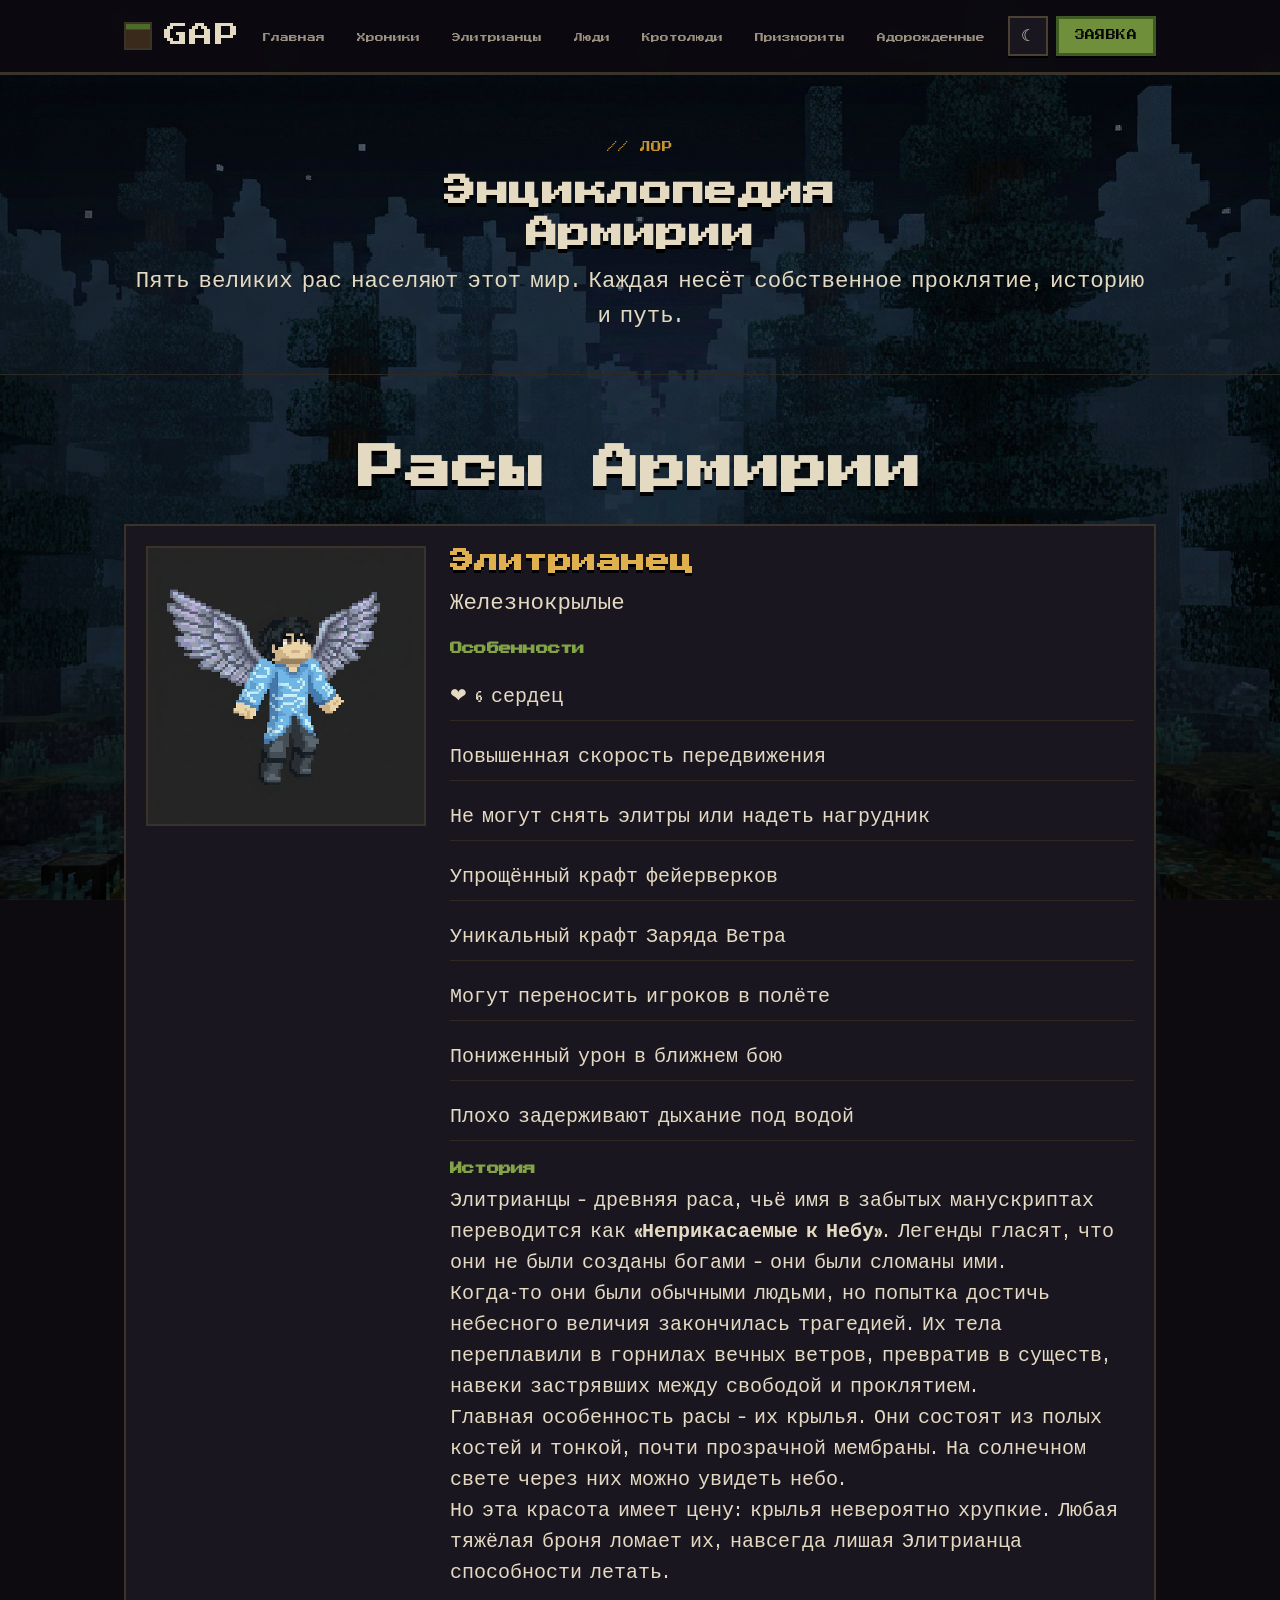
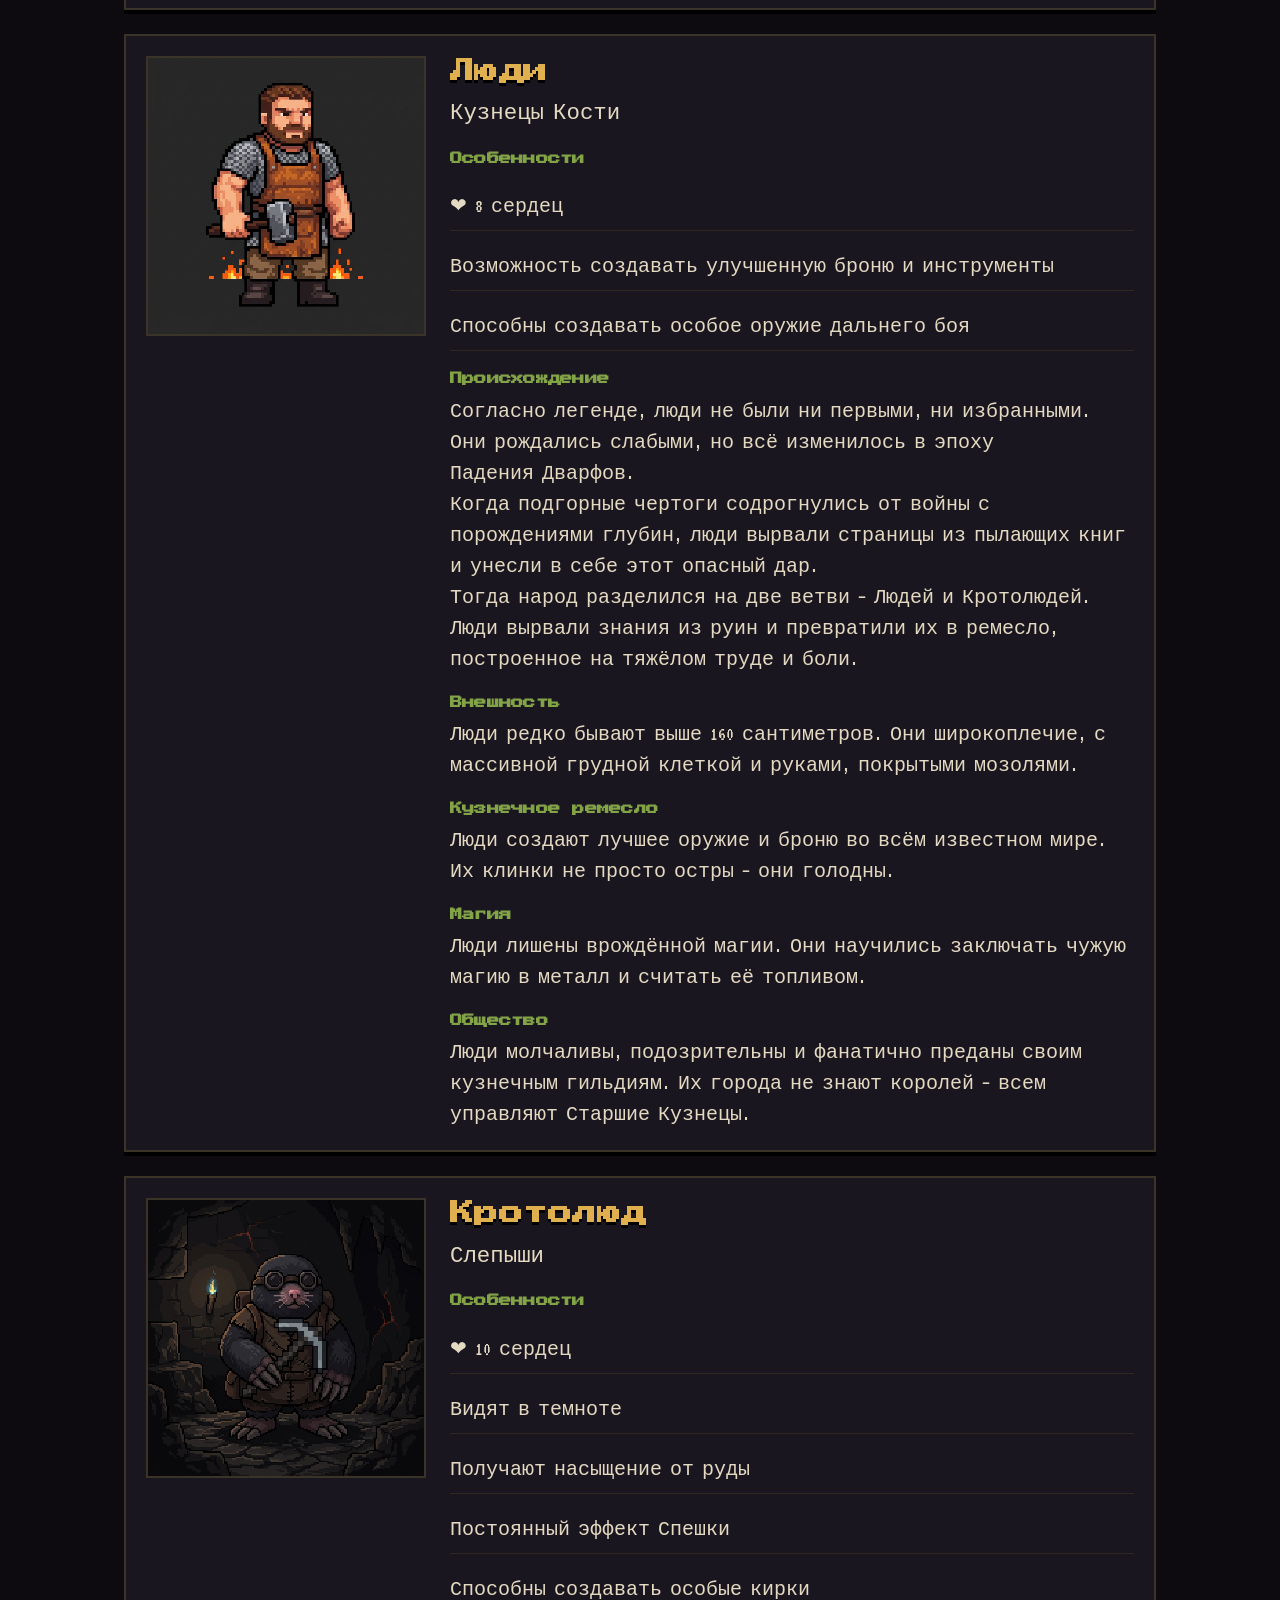
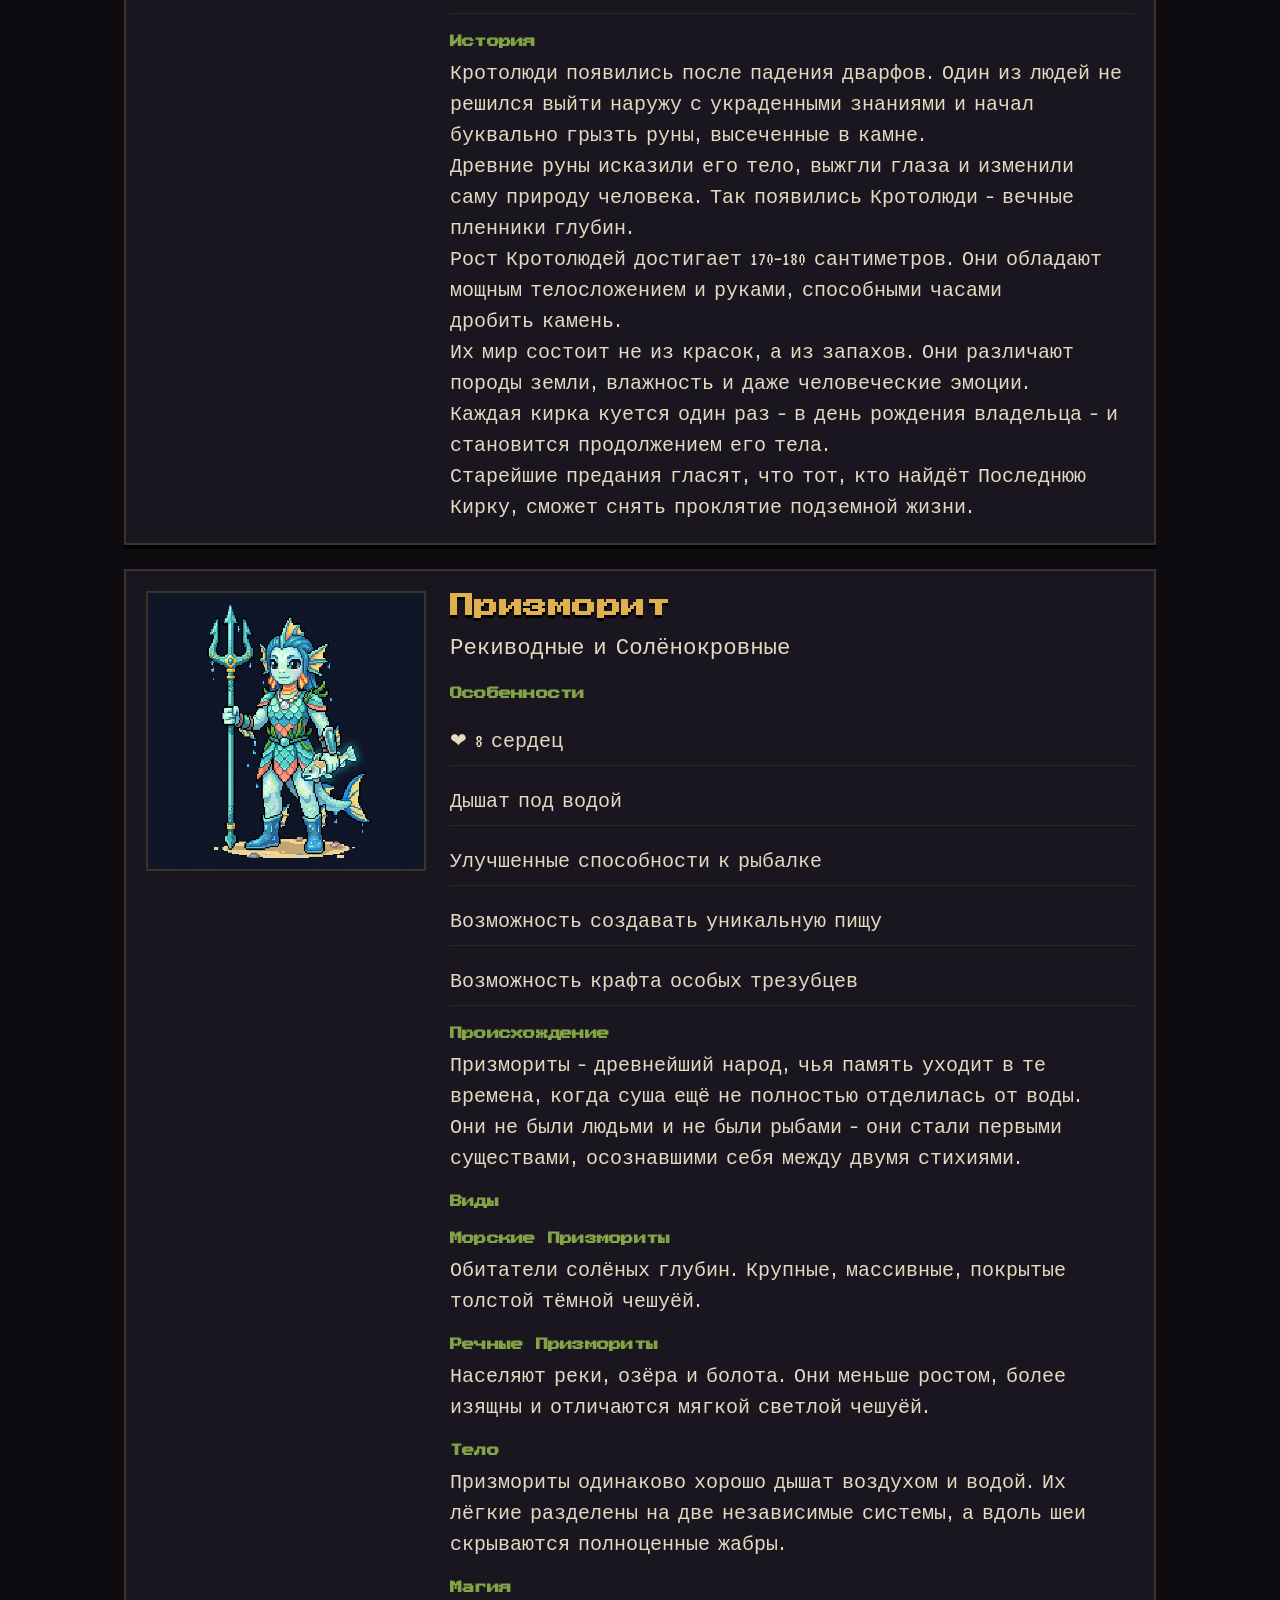
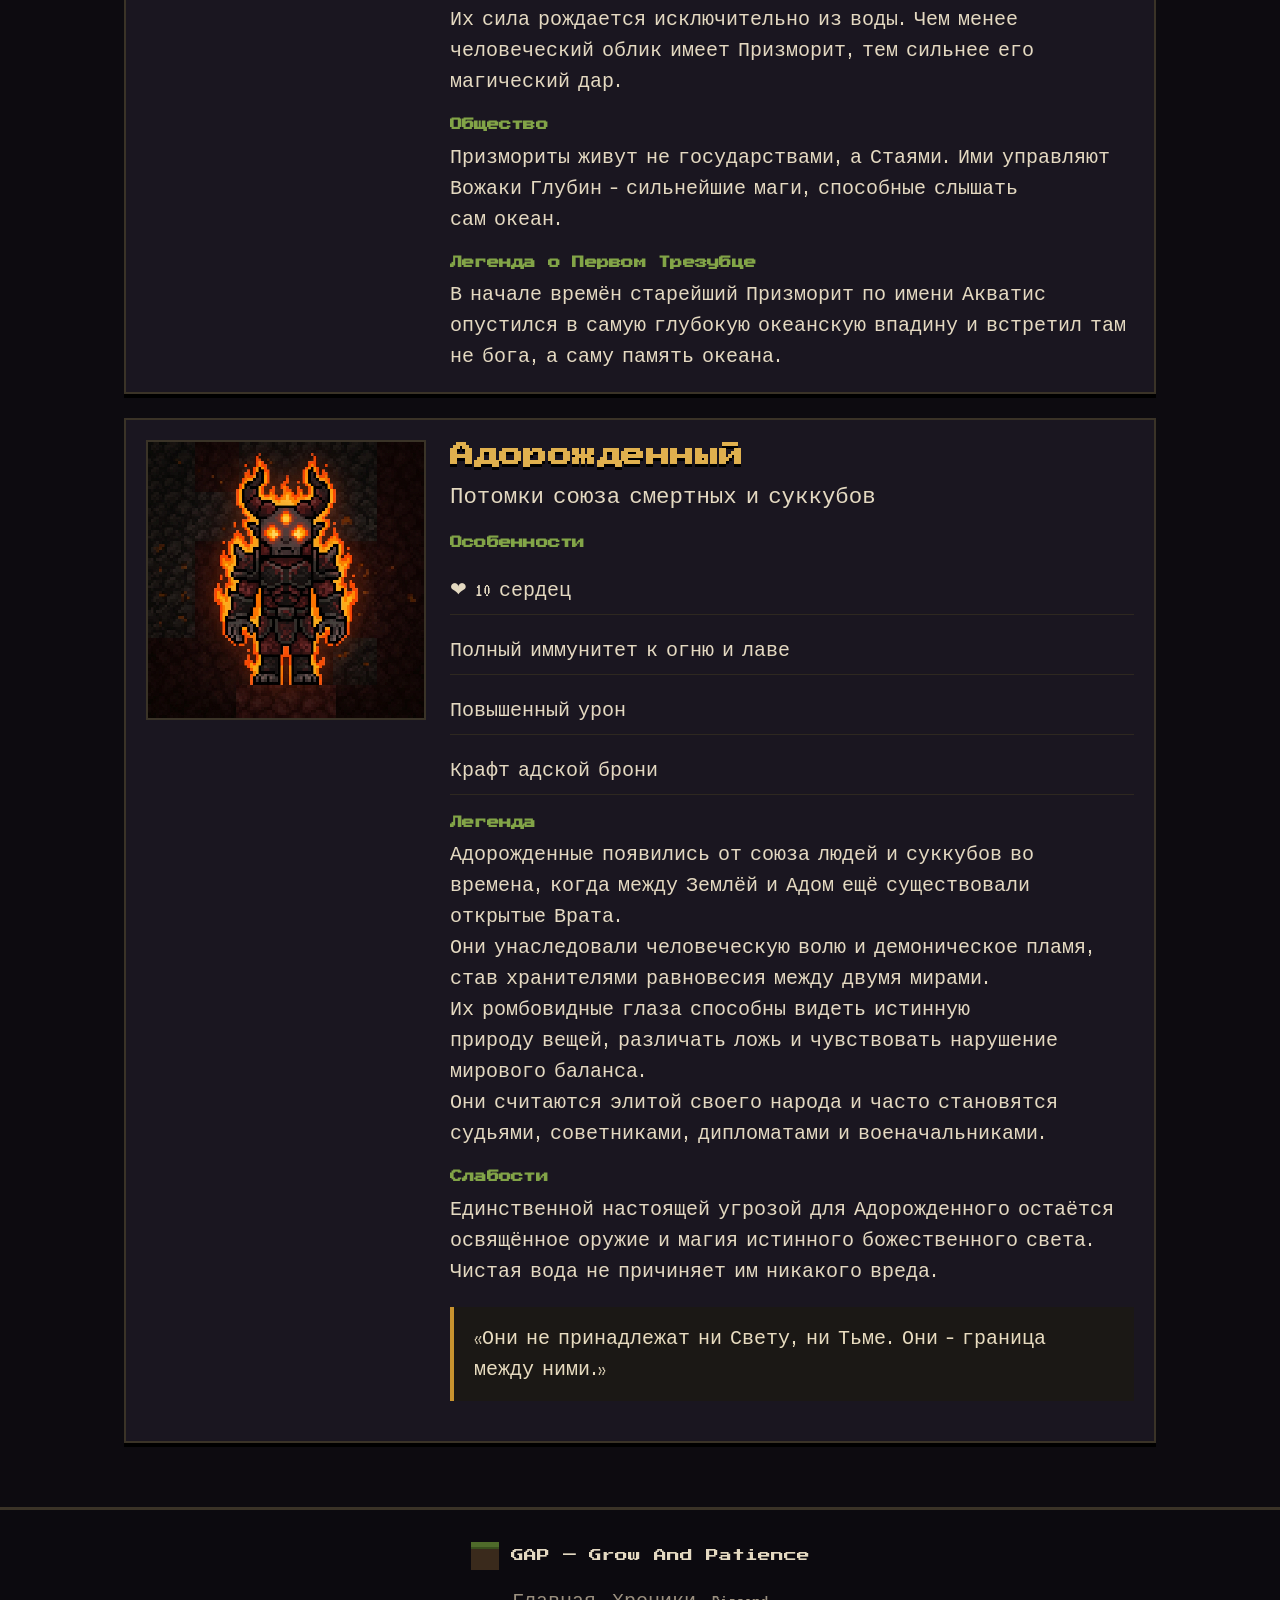
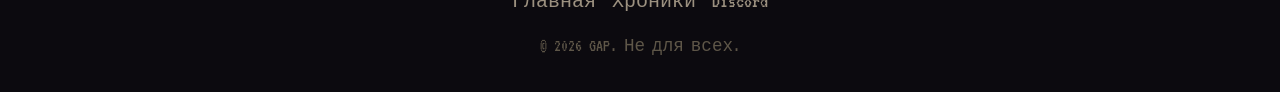
<file: lors.html>
<!DOCTYPE html>
<html lang="ru">
<head>
  <meta charset="UTF-8">
  <meta name="viewport" content="width=device-width, initial-scale=1.0">
  <title>Энциклопедия Армирии — GAP</title>
  <meta name="description" content="Энциклопедия рас мира GAP: элитрианцы, люди, кротолюди, призмориты и адорожденные.">
  <link rel="icon" type="image/svg+xml" href="favicon.svg" />
  <link rel="stylesheet" href="style.css">
  <link rel="preconnect" href="https://fonts.googleapis.com">
  <link rel="preconnect" href="https://fonts.gstatic.com" crossorigin>
  <link href="https://fonts.googleapis.com/css2?family=Press+Start+2P&family=VT323&display=swap" rel="stylesheet">
</head>
<body class="lore-page" id="top">
  <header class="header" id="header">
    <div class="container header__inner">
      <a href="index.html" class="brand" aria-label="GAP — на главную">
        <svg class="brand__logo" width="28" height="28" viewBox="0 0 16 16" aria-hidden="true" shape-rendering="crispEdges">
          <rect x="0" y="0" width="16" height="16" fill="#3a2a1c"/>
          <rect x="0" y="0" width="16" height="4" fill="#4f6b2a"/>
          <rect x="0" y="3" width="16" height="1" fill="#3a4f1e"/>
        </svg>
        <span class="brand__name">GAP</span>
      </a>

      <nav class="nav" id="nav" aria-label="Основная навигация">
        <ul class="nav__list" role="list">
          <li><a href="index.html" class="nav__link">Главная</a></li>
          <li><a href="chronicles.html" class="nav__link">Хроники</a></li>
          <li><a href="#elytrian" class="nav__link">Элитрианцы</a></li>
          <li><a href="#human" class="nav__link">Люди</a></li>
          <li><a href="#molefolk" class="nav__link">Кротолюди</a></li>
          <li><a href="#prismorite" class="nav__link">Призмориты</a></li>
          <li><a href="#adorozhdennye" class="nav__link">Адорожденные</a></li>
        </ul>
      </nav>

      <div class="header__actions">
        <button class="icon-btn" data-theme-toggle aria-label="Сменить тему" type="button">☾</button>
        <a href="index.html#join" class="btn btn--primary btn--sm nav__cta">Заявка</a>
        <button class="nav__toggle" id="navToggle" aria-label="Меню" aria-expanded="false" aria-controls="nav" type="button">
          <span class="nav__toggle-bar"></span>
        </button>
      </div>
    </div>
  </header>

  <main>
    <section class="hero hero--small">
      <div class="container">
        <span class="section__kicker">// ЛОР</span>
        <h1 class="hero__title">Энциклопедия<br>Армирии</h1>
        <p class="hero__text">Пять великих рас населяют этот мир. Каждая несёт собственное проклятие, историю и путь.</p>
      </div>
    </section>

    <section class="section">
      <div class="container">
        <h2 class="section__title">Расы Армирии</h2>

        <section class="race-card" id="elytrian">
          <div class="race-card__image"><img src="img/elytrian.png" alt="Элитрианец"></div>
          <div class="race-card__content">
            <h2>Элитрианец</h2>
            <p class="race-card__subtitle">Железнокрылые</p>
            <h3>Особенности</h3>
            <ul class="race-stats">
              <li>❤ 6 сердец</li>
              <li>Повышенная скорость передвижения</li>
              <li>Не могут снять элитры или надеть нагрудник</li>
              <li>Упрощённый крафт фейерверков</li>
              <li>Уникальный крафт Заряда Ветра</li>
              <li>Могут переносить игроков в полёте</li>
              <li>Пониженный урон в ближнем бою</li>
              <li>Плохо задерживают дыхание под водой</li>
            </ul>
            <h3>История</h3>
            <p>Элитрианцы — древняя раса, чьё имя в забытых манускриптах переводится как <strong>«Неприкасаемые к Небу»</strong>. Легенды гласят, что они не были созданы богами — они были сломаны ими.</p>
            <p>Когда-то они были обычными людьми, но попытка достичь небесного величия закончилась трагедией. Их тела переплавили в горнилах вечных ветров, превратив в существ, навеки застрявших между свободой и проклятием.</p>
            <p>Главная особенность расы — их крылья. Они состоят из полых костей и тонкой, почти прозрачной мембраны. На солнечном свете через них можно увидеть небо.</p>
            <p>Но эта красота имеет цену: крылья невероятно хрупкие. Любая тяжёлая броня ломает их, навсегда лишая Элитрианца способности летать.</p>
          </div>
        </section>

        <section class="race-card" id="human">
          <div class="race-card__image"><img src="img/human.png" alt="Человек"></div>
          <div class="race-card__content">
            <h2>Люди</h2>
            <p class="race-card__subtitle">Кузнецы Кости</p>
            <h3>Особенности</h3>
            <ul class="race-stats">
              <li>❤ 8 сердец</li>
              <li>Возможность создавать улучшенную броню и инструменты</li>
              <li>Способны создавать особое оружие дальнего боя</li>
            </ul>
            <h3>Происхождение</h3>
            <p>Согласно легенде, люди не были ни первыми, ни избранными. Они рождались слабыми, но всё изменилось в эпоху Падения Дварфов.</p>
            <p>Когда подгорные чертоги содрогнулись от войны с порождениями глубин, люди вырвали страницы из пылающих книг и унесли в себе этот опасный дар.</p>
            <p>Тогда народ разделился на две ветви — Людей и Кротолюдей. Люди вырвали знания из руин и превратили их в ремесло, построенное на тяжёлом труде и боли.</p>
            <h3>Внешность</h3>
            <p>Люди редко бывают выше 160 сантиметров. Они широкоплечие, с массивной грудной клеткой и руками, покрытыми мозолями.</p>
            <h3>Кузнечное ремесло</h3>
            <p>Люди создают лучшее оружие и броню во всём известном мире. Их клинки не просто остры — они голодны.</p>
            <h3>Магия</h3>
            <p>Люди лишены врождённой магии. Они научились заключать чужую магию в металл и считать её топливом.</p>
            <h3>Общество</h3>
            <p>Люди молчаливы, подозрительны и фанатично преданы своим кузнечным гильдиям. Их города не знают королей — всем управляют Старшие Кузнецы.</p>
          </div>
        </section>

        <section class="race-card" id="molefolk">
          <div class="race-card__image"><img src="img/molefolk.png" alt="Кротолюд"></div>
          <div class="race-card__content">
            <h2>Кротолюд</h2>
            <p class="race-card__subtitle">Слепыши</p>
            <h3>Особенности</h3>
            <ul class="race-stats">
              <li>❤ 10 сердец</li>
              <li>Видят в темноте</li>
              <li>Получают насыщение от руды</li>
              <li>Постоянный эффект Спешки</li>
              <li>Способны создавать особые кирки</li>
            </ul>
            <h3>История</h3>
            <p>Кротолюди появились после падения дварфов. Один из людей не решился выйти наружу с украденными знаниями и начал буквально грызть руны, высеченные в камне.</p>
            <p>Древние руны исказили его тело, выжгли глаза и изменили саму природу человека. Так появились Кротолюди — вечные пленники глубин.</p>
            <p>Рост Кротолюдей достигает 170–180 сантиметров. Они обладают мощным телосложением и руками, способными часами дробить камень.</p>
            <p>Их мир состоит не из красок, а из запахов. Они различают породы земли, влажность и даже человеческие эмоции.</p>
            <p>Каждая кирка куется один раз — в день рождения владельца — и становится продолжением его тела.</p>
            <p>Старейшие предания гласят, что тот, кто найдёт Последнюю Кирку, сможет снять проклятие подземной жизни.</p>
          </div>
        </section>

        <section class="race-card" id="prismorite">
          <div class="race-card__image"><img src="img/prismorite.png" alt="Призморит"></div>
          <div class="race-card__content">
            <h2>Призморит</h2>
            <p class="race-card__subtitle">Рекиводные и Солёнокровные</p>
            <h3>Особенности</h3>
            <ul class="race-stats">
              <li>❤ 8 сердец</li>
              <li>Дышат под водой</li>
              <li>Улучшенные способности к рыбалке</li>
              <li>Возможность создавать уникальную пищу</li>
              <li>Возможность крафта особых трезубцев</li>
            </ul>
            <h3>Происхождение</h3>
            <p>Призмориты — древнейший народ, чья память уходит в те времена, когда суша ещё не полностью отделилась от воды.</p>
            <p>Они не были людьми и не были рыбами — они стали первыми существами, осознавшими себя между двумя стихиями.</p>
            <h3>Виды</h3>
            <h4>Морские Призмориты</h4>
            <p>Обитатели солёных глубин. Крупные, массивные, покрытые толстой тёмной чешуёй.</p>
            <h4>Речные Призмориты</h4>
            <p>Населяют реки, озёра и болота. Они меньше ростом, более изящны и отличаются мягкой светлой чешуёй.</p>
            <h3>Тело</h3>
            <p>Призмориты одинаково хорошо дышат воздухом и водой. Их лёгкие разделены на две независимые системы, а вдоль шеи скрываются полноценные жабры.</p>
            <h3>Магия</h3>
            <p>Их сила рождается исключительно из воды. Чем менее человеческий облик имеет Призморит, тем сильнее его магический дар.</p>
            <h3>Общество</h3>
            <p>Призмориты живут не государствами, а Стаями. Ими управляют Вожаки Глубин — сильнейшие маги, способные слышать сам океан.</p>
            <h3>Легенда о Первом Трезубце</h3>
            <p>В начале времён старейший Призморит по имени Акватис опустился в самую глубокую океанскую впадину и встретил там не бога, а саму память океана.</p>
          </div>
        </section>

        <section class="race-card" id="adorozhdennye">
          <div class="race-card__image"><img src="img/adorozhdennye.png" alt="Адорожденный"></div>
          <div class="race-card__content">
            <h2>Адорожденный</h2>
            <p class="race-card__subtitle">Потомки союза смертных и суккубов</p>
            <h3>Особенности</h3>
            <ul class="race-stats">
              <li>❤ 10 сердец</li>
              <li>Полный иммунитет к огню и лаве</li>
              <li>Повышенный урон</li>
              <li>Крафт адской брони</li>
            </ul>
            <h3>Легенда</h3>
            <p>Адорожденные появились от союза людей и суккубов во времена, когда между Землёй и Адом ещё существовали открытые Врата.</p>
            <p>Они унаследовали человеческую волю и демоническое пламя, став хранителями равновесия между двумя мирами.</p>
            <p>Их ромбовидные глаза способны видеть истинную природу вещей, различать ложь и чувствовать нарушение мирового баланса.</p>
            <p>Они считаются элитой своего народа и часто становятся судьями, советниками, дипломатами и военачальниками.</p>
            <h3>Слабости</h3>
            <p>Единственной настоящей угрозой для Адорожденного остаётся освящённое оружие и магия истинного божественного света.</p>
            <p>Чистая вода не причиняет им никакого вреда.</p>
            <blockquote>«Они не принадлежат ни Свету, ни Тьме. Они — граница между ними.»</blockquote>
          </div>
        </section>
      </div>
    </section>
  </main>

  <footer class="footer">
    <div class="container footer__inner">
      <div class="footer__brand">
        <svg width="28" height="28" viewBox="0 0 16 16" aria-hidden="true" shape-rendering="crispEdges">
          <rect x="0" y="0" width="16" height="4" fill="#4f6b2a"/>
          <rect x="0" y="4" width="16" height="12" fill="#3a2a1c"/>
          <rect x="0" y="3" width="16" height="1" fill="#3a4f1e"/>
        </svg>
        <span>GAP — Grow And Patience</span>
      </div>
      <div class="footer__links">
        <a href="index.html">Главная</a>
        <a href="chronicles.html">Хроники</a>
        <a href="https://discord.gg/K4eqBtwQY" target="_blank" rel="noopener">Discord</a>
      </div>
      <p class="footer__copy">© <span id="year"></span> GAP. Не для всех.</p>
    </div>
  </footer>

  <script src="main.js" defer></script>
<script data-pplx-inline-edit>
(function () {
  if (window === window.top) return;

  const allowedParentOrigins = ["https://www.perplexity.ai","https://perplexity.ai","https://testing.perplexity.ai","https://staging.perplexity.ai","https://*.preview.i.perplexity.ai","http://perplexity.localhost","http://localhost:1420","http://127.0.0.1:1420","http://localhost:3000","http://127.0.0.1:3000","http://localhost:5173","http://127.0.0.1:5173"];
  const MAX_FONT_BYTES = 500 * 1024;
  const MAX_TOTAL_FONT_BYTES = 2 * 1024 * 1024;
  let scrollForwarding = false;
  let scrollRaf = 0;
  let trustedTopOrigin = null;

  // Allow entries like "https://*.preview.i.perplexity.ai" — the wildcard
  // matches a single DNS label (no dots), so "https://*.foo" cannot stretch
  // across multiple labels.
  function matchesAllowedOrigin(origin) {
    if (!origin) return false;
    for (const entry of allowedParentOrigins) {
      if (!entry.includes("*")) {
        if (entry === origin) return true;
        continue;
      }
      const pattern = new RegExp(
        "^" +
          entry.replace(/[.+?^${}()|[\]\\]/g, "\\$&").replace(/\*/g, "[^.]+") +
          "$",
      );
      if (pattern.test(origin)) return true;
    }
    return false;
  }

  // Trust decision: when the sender is same-origin-visible (event.origin is a
  // real origin like https://www.perplexity.ai) we trust event.origin directly.
  // When event.origin is "null" (opaque broker srcdoc), we fall back to the
  // broker's stamped `parentOrigin` to identify the top window. The fallback
  // is claim-only — we rely on the browser's native `targetOrigin` enforcement
  // on the response path (see postToTrustedTop) to ensure replies can't be
  // delivered to anyone but the actual top window of that claimed origin.
  function getTrustedParentOrigin(event) {
    const forwardedParentOrigin =
      typeof event.data.parentOrigin === "string" ? event.data.parentOrigin : null;
    const parentOrigin = event.origin === "null" ? forwardedParentOrigin : event.origin;
    return matchesAllowedOrigin(parentOrigin) ? parentOrigin : null;
  }

  // All responses go to window.top with targetOrigin = the allowlisted origin.
  // An attacker that iframes us inside their own null-origin broker can claim
  // any parentOrigin they like, but the browser will drop the reply whenever
  // the real top's origin doesn't match — so the screenshot never leaves.
  function postToTrustedTop(message) {
    if (!trustedTopOrigin) return;
    try {
      window.top.postMessage(message, trustedTopOrigin);
    } catch (_error) {}
  }

  function inlineAll(original, clone) {
    if (original.nodeType !== 1 || clone.nodeType !== 1) return;

    try {
      const computedStyle = getComputedStyle(original);
      // cssText on a computed style is the serialized declaration in modern
      // Chromium/Safari — a single read beats enumerating ~400 longhand
      // properties. Firefox returns "" here, so we fall back on empty.
      const serialized = computedStyle.cssText;
      if (serialized) {
        clone.style.cssText = serialized;
      } else {
        const parts = new Array(computedStyle.length);
        for (let index = 0; index < computedStyle.length; index += 1) {
          const property = computedStyle[index];
          parts[index] = `${property}:${computedStyle.getPropertyValue(property)};`;
        }
        clone.style.cssText = parts.join("");
      }
    } catch (_error) {}

    const originalChildren = original.children;
    const clonedChildren = clone.children;
    for (
      let index = 0;
      index < originalChildren.length && index < clonedChildren.length;
      index += 1
    ) {
      inlineAll(originalChildren[index], clonedChildren[index]);
    }
  }

  function extractFontUrl(srcValue) {
    const matches = [
      ...srcValue.matchAll(
        /url\(["']?([^"')]+)["']?\)(?:\s*format\(["']?([^"')]+)["']?\))?/gi,
      ),
    ];
    if (matches.length === 0) return null;
    const woff2 = matches.find((m) => m[2] && m[2].toLowerCase().includes("woff2"));
    if (woff2) return woff2[1];
    const woff = matches.find((m) => m[2] && m[2].toLowerCase().includes("woff"));
    if (woff) return woff[1];
    return matches[0][1];
  }

  // Cache resolved font URL -> data URI across captures. Fonts on a page
  // essentially never change, and a batch run emits multiple captures back to
  // back — without this we'd refetch + re-base64 every time.
  const fontDataUriCache = new Map();
  const SRC_DECLARATION_RE = /src\s*:\s*[^;}]+/i;

  async function fetchAsDataUri(url) {
    if (fontDataUriCache.has(url)) return fontDataUriCache.get(url);
    let dataUri = null;
    try {
      const response = await fetch(url, { mode: "cors", credentials: "omit" });
      if (response.ok) {
        const blob = await response.blob();
        if (blob.size <= MAX_FONT_BYTES) {
          dataUri = await new Promise((resolve) => {
            const reader = new FileReader();
            reader.onloadend = () =>
              resolve(typeof reader.result === "string" ? reader.result : null);
            reader.onerror = () => resolve(null);
            reader.readAsDataURL(blob);
          });
        }
      }
    } catch (_error) {
      dataUri = null;
    }
    fontDataUriCache.set(url, dataUri);
    return dataUri;
  }

  function collectFontFaceRuleTexts() {
    const rules = [];
    for (const sheet of document.styleSheets) {
      let cssRules;
      try {
        cssRules = sheet.cssRules;
      } catch (_error) {
        continue;
      }
      if (!cssRules) continue;
      for (const rule of cssRules) {
        const cssText = rule.cssText || "";
        if (cssText.startsWith("@font-face")) rules.push(cssText);
      }
    }
    return rules;
  }

  async function buildInlinedFontCss() {
    const ruleTexts = collectFontFaceRuleTexts();
    if (ruleTexts.length === 0) return null;

    const resolved = ruleTexts.map((cssText) => {
      if (!SRC_DECLARATION_RE.test(cssText)) return null;
      const srcMatch = cssText.match(/src\s*:\s*([^;}]+)[;}]/i);
      if (!srcMatch) return null;
      const url = extractFontUrl(srcMatch[1]);
      if (!url) return null;
      try {
        return { cssText, url: new URL(url, document.baseURI).href };
      } catch (_error) {
        return null;
      }
    });

    const dataUris = await Promise.all(
      resolved.map((entry) => (entry ? fetchAsDataUri(entry.url) : Promise.resolve(null))),
    );

    const inlined = [];
    let totalBytes = 0;
    for (let index = 0; index < resolved.length; index += 1) {
      const entry = resolved[index];
      const dataUri = dataUris[index];
      if (!entry || !dataUri) continue;
      const approxBytes = dataUri.length * 0.75;
      if (totalBytes + approxBytes > MAX_TOTAL_FONT_BYTES) break;
      totalBytes += approxBytes;
      inlined.push(entry.cssText.replace(SRC_DECLARATION_RE, `src: url("${dataUri}")`));
    }
    return inlined.length > 0 ? inlined.join("\n") : null;
  }

  function stripExternal(clone) {
    const images = clone.querySelectorAll("img");
    for (let index = 0; index < images.length; index += 1) {
      const src = images[index].getAttribute("src");
      if (src && !src.startsWith("data:")) images[index].removeAttribute("src");
    }

    const elements = clone.querySelectorAll("*");
    for (let index = 0; index < elements.length; index += 1) {
      const style = elements[index].style.cssText;
      if (style && style.includes("url(")) {
        elements[index].style.cssText = style.replace(
          /url\(["']?(?!data:)[^)"']*["']?\)/gi,
          "none",
        );
      }
    }
  }

  function emitScroll() {
    scrollRaf = 0;
    if (!scrollForwarding) return;
    postToTrustedTop({
      type: "INLINE_EDIT_SCROLL",
      scrollX: window.scrollX,
      scrollY: window.scrollY,
    });
  }

  window.addEventListener(
    "scroll",
    function () {
      if (!scrollForwarding || scrollRaf) return;
      scrollRaf = requestAnimationFrame(emitScroll);
    },
    { passive: true, capture: true },
  );

  async function handleCaptureRequest(event) {
    const requestId = event.data.requestId;
    const scrollX = window.scrollX;
    const scrollY = window.scrollY;
    const width = window.innerWidth;
    const height = window.innerHeight;

    function postResult(dataUrl) {
      postToTrustedTop({
        type: "INLINE_EDIT_SCREENSHOT_RESULT",
        requestId,
        dataUrl,
        scrollX,
        scrollY,
      });
    }

    try {
      // Wait for any pending web fonts to resolve so both inline metrics and
      // the @font-face inlining below see the same loaded faces.
      if (document.fonts && document.fonts.ready) {
        try {
          await document.fonts.ready;
        } catch (_error) {}
      }

      const clone = document.documentElement.cloneNode(true);
      inlineAll(document.documentElement, clone);

      const removedNodes = clone.querySelectorAll("script,link[rel=\"stylesheet\"],style");
      for (let index = 0; index < removedNodes.length; index += 1) {
        removedNodes[index].remove();
      }

      stripExternal(clone);

      // Re-embed web fonts as data-URI @font-face rules so the SVG rasterizer
      // can resolve them — external font URLs aren't fetched during
      // foreignObject rendering, which would otherwise force a fallback face
      // and change text metrics.
      const inlinedFontCss = await buildInlinedFontCss();
      if (inlinedFontCss) {
        const styleEl = document.createElement("style");
        styleEl.textContent = inlinedFontCss;
        const head = clone.querySelector("head");
        if (head) head.appendChild(styleEl);
        else clone.insertBefore(styleEl, clone.firstChild);
      }

      const html = new XMLSerializer().serializeToString(clone);
      const svg =
        `<svg xmlns="http://www.w3.org/2000/svg" width="${width}" height="${height}">` +
        '<foreignObject width="100%" height="100%">' +
        `<div xmlns="http://www.w3.org/1999/xhtml" style="width:${width}px;height:${height}px;overflow:hidden">` +
        `<div style="position:relative;left:-${scrollX}px;top:-${scrollY}px">` +
        html +
        "</div></div></foreignObject></svg>";
      const svgUrl = `data:image/svg+xml;charset=utf-8,${encodeURIComponent(svg)}`;
      const image = new Image();
      image.onload = function () {
        const canvas = document.createElement("canvas");
        canvas.width = width;
        canvas.height = height;
        canvas.getContext("2d").drawImage(image, 0, 0);
        postResult(canvas.toDataURL("image/png"));
      };
      image.onerror = function () {
        postResult(null);
      };
      image.src = svgUrl;
    } catch (_error) {
      postResult(null);
    }
  }

  window.addEventListener("message", function (event) {
    if (!event.data) return;
    // Only accept messages from the direct parent frame. Blocks sibling /
    // unrelated-window postMessage senders that could otherwise reach us.
    if (event.source !== window.parent) return;

    const trustedParentOrigin = getTrustedParentOrigin(event);
    if (!trustedParentOrigin) return;
    trustedTopOrigin = trustedParentOrigin;

    if (event.data.type === "INLINE_EDIT_SCROLL_START") {
      scrollForwarding = true;
      emitScroll();
      return;
    }

    if (event.data.type === "INLINE_EDIT_SCROLL_STOP") {
      scrollForwarding = false;
      if (scrollRaf) cancelAnimationFrame(scrollRaf);
      scrollRaf = 0;
      return;
    }

    if (event.data.type !== "INLINE_EDIT_CAPTURE_REQUEST") return;

    handleCaptureRequest(event);
  });
})();


</script></body>
</html>
</file>
<file: style.css>
:root {
  --color-bg: #0d0b10;
  --color-bg-2: #14111a;
  --color-surface: #1a1620;
  --color-surface-2: #221d2a;
  --color-divider: #2e2820;
  --color-border: #3a3327;
  --color-border-strong: #4a4133;

  --color-text: #e4d9c1;
  --color-text-muted: #9c9180;
  --color-text-faint: #5e5648;

  --color-moss: #6f8f3a;
  --color-moss-hover: #82a447;
  --color-moss-dark: #3f5a22;
  --color-dirt: #5e4630;
  --color-dirt-dark: #3a2a1c;
  --color-blood: #a83232;
  --color-blood-bright: #c44545;
  --color-gold: #c8932f;
  --color-gold-bright: #e0b04e;
  --color-ember: #c25e1c;
  --color-online: #6f8f3e;

  --shadow-pixel: 0 4px 0 0 #000;
  --shadow-pixel-sm: 0 2px 0 0 #000;

  --font-display: "Press Start 2P", monospace;
  --font-body: "VT323", monospace;

  --text-base: 1.25rem;
  --text-lg: 1.5rem;

  --space-2: 0.5rem;
  --space-3: 0.75rem;
  --space-4: 1rem;
  --space-5: 1.25rem;
  --space-6: 1.5rem;
  --space-8: 2rem;
  --space-10: 2.5rem;
  --space-12: 3rem;
  --space-16: 4rem;
  --space-20: 5rem;

  --content-default: 1080px;
  --radius: 0;
  --transition: 140ms steps(4);
}
:root[data-theme="light"] {
  --color-bg: #cfc4a8;
  --color-bg-2: #c8bca0;
  --color-surface: #ddd2b2;
  --color-surface-2: #e4dbc0;
  --color-divider: #b8ac88;
  --color-border: #9c8c62;
  --color-border-strong: #7e6e48;

  --color-text: #2a2014;
  --color-text-muted: #5e4f33;
  --color-text-faint: #8a7855;

  --color-moss: #4a6b22;
  --color-moss-hover: #3f5a1e;
  --color-moss-dark: #324a18;
  --color-blood: #7a2222;
  --color-blood-bright: #9b3030;
  --color-gold: #8a5a18;
  --color-gold-bright: #a06a1c;
  --color-ember: #a8531a;
  --color-online: #3f5a26;
}
*,
*::before,
*::after {
  box-sizing: border-box;
  margin: 0;
  padding: 0;
  border-radius: var(--radius);
}

html {
  -webkit-text-size-adjust: none;
  text-size-adjust: none;
  scroll-behavior: smooth;
  scroll-padding-top: var(--space-20);
}

body {
  min-height: 100dvh;
  font-family: var(--font-body);
  font-size: var(--text-base);
  line-height: 1.55;
  color: var(--color-text);
  background-color: var(--color-bg);
  overflow-x: hidden;
  image-rendering: pixelated;
  -webkit-font-smoothing: none;
  position: relative;
}

/* ===== Ночной хвойный лес / дневной луг ===== */
body::before {
  content: "";
  position: fixed;
  inset: 0;
  z-index: -2;

  background: url("img/forest-night.png") center center / cover no-repeat;
  background-color: var(--color-bg);

  pointer-events: none;

  /* Только немного осветляем ночь */
  filter: brightness(2.5);
}

[data-theme="light"] body::before {
  background: url("img/meadow-day.png") center center / cover no-repeat;
  background-color: var(--color-bg);

  /* Для дня убираем осветление */
  filter: brightness(1.4);
}
/* затемняющий оверлей для читаемости */
body::after {
  content: "";
  position: fixed;
  inset: 0;
  z-index: -1;
  background:
    linear-gradient(
      rgba(0, 0, 0, 0.25),
      rgba(0, 0, 0, 0.45)
    ),
    radial-gradient(
      circle at center,
      rgba(0, 0, 0, 0.05) 0%,
      rgba(0, 0, 0, 0.35) 100%
    );
  pointer-events: none;
}

/* День */
[data-theme="light"] body::after {
  background: rgba(255,255,255,0.08);
}

html, body {
  margin: 0;
  padding: 0;
  overflow-x: hidden;
  max-width: 100%;
}

img, svg, canvas {
  display: block;
  max-width: 100%;
  height: auto;
}

ul[role="list"], ol[role="list"] {
  list-style: none;
}

a {
  color: inherit;
  text-decoration: none;
}

button {
  cursor: pointer;
  font: inherit;
  color: inherit;
  background: none;
  border: none;
  border-radius: var(--radius);
}

h1, h2, h3, h4 {
  font-family: var(--font-display);
  line-height: 1.3;
  text-wrap: balance;
  letter-spacing: 0.02em;
}

p, li {
  text-wrap: pretty;
  overflow-wrap: anywhere;
}

::selection {
  background: var(--color-moss);
  color: #070605;
}

:focus-visible {
  outline: 3px solid var(--color-gold-bright);
  outline-offset: 3px;
}

@media (prefers-reduced-motion: reduce) {
  *,
  *::before,
  *::after {
    animation-duration: 0.01ms !important;
    transition-duration: 0.01ms !important;
    scroll-behavior: auto !important;
  }
}

.container {
  width: 100%;
  max-width: var(--content-default);
  margin-inline: auto;
  padding-inline: var(--space-6);
}

/* ===== Кнопки ===== */
.btn {
  display: inline-flex;
  align-items: center;
  justify-content: center;
  gap: var(--space-2);
  font-family: var(--font-display);
  font-size: 0.72rem;
  letter-spacing: 0.04em;
  padding: var(--space-4) var(--space-6);
  border: 3px solid #000;
  border-radius: var(--radius);
  box-shadow: var(--shadow-pixel);
  transition: transform var(--transition), box-shadow var(--transition),
    background var(--transition), color var(--transition), border-color var(--transition);
  text-transform: uppercase;
  line-height: 1;
  white-space: nowrap;
}

.btn:hover {
  transform: translateY(-2px);
}

.btn:active {
  transform: translateY(3px);
  box-shadow: var(--shadow-pixel-sm);
}

.btn--sm {
  font-size: 0.62rem;
  padding: var(--space-3) var(--space-4);
  box-shadow: var(--shadow-pixel-sm);
}

.btn--lg {
  font-size: 0.82rem;
  padding: var(--space-5) var(--space-8);
}

.btn--primary {
  background: var(--color-moss);
  color: #070605;
  border-color: var(--color-moss-dark);
}

.btn--primary:hover {
  background: var(--color-moss-hover);
  box-shadow: 0 6px 0 0 #000, 0 0 20px rgba(111, 143, 58, 0.5);
  border-color: var(--color-moss-hover);
}

.btn--ghost {
  background: var(--color-surface);
  color: var(--color-text);
  border-color: var(--color-border-strong);
}

.btn--ghost:hover {
  background: var(--color-surface-2);
  border-color: var(--color-gold);
  color: var(--color-gold-bright);
  box-shadow: 0 6px 0 0 #000, 0 0 16px rgba(200, 147, 47, 0.3);
}

.btn:disabled {
  opacity: 0.5;
  cursor: not-allowed;
  transform: none;
}

/* ===== Хедер ===== */
.header {
  position: sticky;
  top: 0;
  z-index: 50;
  width: 100%;
  background: color-mix(in srgb, var(--color-bg) 90%, transparent);
  backdrop-filter: blur(8px);
  border-bottom: 3px solid var(--color-border);
}

.header__inner {
  display: flex;
  align-items: center;
  justify-content: space-between;
  gap: var(--space-3);
  min-height: 72px;
  flex-wrap: wrap;
}

.brand {
  display: flex;
  align-items: center;
  gap: var(--space-3);
  font-family: var(--font-display);
  font-size: var(--text-lg);
  color: var(--color-text);
  flex-shrink: 0;
  transition: color var(--transition);
}

.brand:hover {
  color: var(--color-gold-bright);
}

.brand__logo {
  image-rendering: pixelated;
  border: 2px solid var(--color-border);
  background: var(--color-surface);
  border-radius: var(--radius);
}

.brand__name {
  letter-spacing: 0.06em;
}

.nav__list {
  display: flex;
  align-items: center;
  flex-wrap: wrap;
  justify-content: center;
  gap: var(--space-3);
  list-style: none;
}

.nav__link {
  position: relative;
  padding: var(--space-2) var(--space-2);
  font-family: var(--font-display);
  font-size: 0.55rem;
  color: var(--color-text-muted);
  white-space: nowrap;
  border: 2px solid transparent;
  transition: color var(--transition), border-color var(--transition),
    background var(--transition), transform var(--transition);
}

.nav__link:hover,
.nav__link:focus-visible {
  color: var(--color-gold-bright);
  border-color: var(--color-border-strong);
  background: var(--color-surface);
  transform: translateY(-1px);
}

.nav__toggle {
  display: none;
  align-items: center;
  justify-content: center;
  width: 44px;
  height: 44px;
  border: 2px solid var(--color-border-strong);
  background: var(--color-surface);
  box-shadow: var(--shadow-pixel-sm);
  border-radius: var(--radius);
  transition: border-color var(--transition), transform var(--transition);
}

.nav__toggle:hover {
  border-color: var(--color-gold);
  transform: translateY(-1px);
}

.nav__toggle-bar {
  display: block;
  width: 18px;
  height: 2px;
  background: var(--color-text);
  position: relative;
}

.nav__toggle-bar::before,
.nav__toggle-bar::after {
  content: "";
  position: absolute;
  left: 0;
  width: 18px;
  height: 2px;
  background: var(--color-text);
}

.nav__toggle-bar::before {
  top: -6px;
}

.nav__toggle-bar::after {
  top: 6px;
}

.icon-btn {
  width: 40px;
  height: 40px;
  border: 2px solid var(--color-border-strong);
  background: var(--color-surface);
  box-shadow: var(--shadow-pixel-sm);
  display: inline-flex;
  align-items: center;
  justify-content: center;
  font-size: 1rem;
  border-radius: var(--radius);
  transition: border-color var(--transition), transform var(--transition);
}

.icon-btn:hover {
  border-color: var(--color-gold);
  transform: translateY(-1px);
}

.header__actions {
  display: flex;
  align-items: center;
  gap: var(--space-2);
  flex-shrink: 0;
}

/* ===== Hero ===== */
.hero {
  position: relative;
  padding: var(--space-20) 0 var(--space-16);
  border-bottom: 1px solid var(--color-divider);
  text-align: center;
}

.hero--small {
  padding: var(--space-16) 0 var(--space-10);
}

.hero--small .hero__title {
  font-size: clamp(1.3rem, 4.5vw, 2rem);
  text-shadow: 0 4px 0 #000;
}

.hero > .container {
  display: flex;
  flex-direction: column;
  align-items: center;
}

.hero__title {
  font-size: clamp(3rem, 13vw, 7.5rem);
  margin: var(--space-4) 0 var(--space-2);
  text-shadow: 0 6px 0 #000, 0 0 30px rgba(200, 147, 47, 0.25);
}

.hero__stark,
.hero__subtitle,
.hero__text,
.season-subtitle,
.chapter p,
.race-card__subtitle,
.staff-card__desc,
.about-card p,
.mode-card p,
.rule p,
.step p,
.join__intro,
.team__note,
.ip-label,
.ip-value,
.status-text,
.status-players {
  font-family: var(--font-body);
  font-size: 1.4rem;
  line-height: 1.6;
color: var(--color-text);
}

.hero__stark {
  font-family: var(--font-display);
  font-size: 1.1rem;
  color: var(--color-blood-bright);
  letter-spacing: 0.06em;
  text-shadow: 0 3px 0 #000;
}

.hero__subtitle {
  color: var(--color-text-muted);
}

.hero__cta,
.community__cta,
.join__actions {
  display: flex;
  flex-wrap: wrap;
  gap: var(--space-3);
  margin-top: var(--space-6);
  justify-content: center;
}

/* ===== Секции ===== */
.section,
.season-page {
  padding: var(--space-16) 0;
}

.section--alt {
  background: rgba(0, 0, 0, 0.25);
}

.section__head {
  display: flex;
  flex-direction: column;
  align-items: center;
  text-align: center;
  gap: var(--space-3);
  margin-bottom: var(--space-6);
}

.section__head .btn {
  margin-top: var(--space-2);
}

.section__kicker {
  display: inline-block;
  font-family: var(--font-display);
  font-size: 0.66rem;
  color: var(--color-gold);
}

.section__title {
  font-size: clamp(1.75rem, 4vw, 2.9rem);
  text-shadow: 0 4px 0 #000;
  text-align: center;
}

.about__grid,
.modes__grid,
.team__grid,
.chronicles-grid,
.steps {
  display: grid;
  gap: var(--space-4);
  margin-top: var(--space-6);
}

.about__grid {
  grid-template-columns: 1.1fr 1.4fr;
  align-items: start;
}

.about__lead {
  font-size: 1.7rem;
  text-align: center;
}

.about__cards,
.modes__grid,
.team__grid,
.chronicles-grid {
  grid-template-columns: repeat(auto-fit, minmax(220px, 1fr));
}

/* ===== Карточки (квадратный интерфейс + интерактив) ===== */
.about-card,
.mode-card,
.staff-card,
.chronicle-card,
.chapter,
.race-card,
.rule,
.step,
.server-card,
.join__ip,
.community__inner {
  background: var(--color-surface);
  border: 2px solid var(--color-border);
  box-shadow: var(--shadow-pixel);
  border-radius: var(--radius);
  transition: transform var(--transition), border-color var(--transition),
    box-shadow var(--transition), background var(--transition);
}

.about-card,
.mode-card,
.staff-card,
.chronicle-card,
.chapter,
.race-card {
  padding: var(--space-5);
}

.about-card:hover,
.mode-card:hover,
.staff-card:hover,
.chronicle-card:hover {
  transform: translateY(-3px);
  border-color: var(--color-gold);
  box-shadow: 0 7px 0 0 #000, 0 0 18px rgba(200, 147, 47, 0.22);
  background: var(--color-surface-2);
}

.rule:hover,
.step:hover {
  border-color: var(--color-moss);
  transform: translateY(-2px);
}

.about-card__title,
.mode-card__title,
.staff-card__role,
.step__title {
  font-family: var(--font-display);
  font-size: 0.82rem;
  margin-bottom: var(--space-3);
  color: var(--color-gold-bright);
}

.mode-card__bar {
  height: 8px;
  margin: calc(var(--space-5) * -1) calc(var(--space-5) * -1) var(--space-4);
}

.mode-card__bar--moss {
  background: var(--color-moss);
}

.mode-card__bar--blood {
  background: var(--color-blood);
}

.mode-card__list {
  list-style: none;
  padding: 0;
  margin-top: var(--space-3);
  display: grid;
  gap: var(--space-2);
  color: var(--color-text-muted);
}

.rules,
.race-stats {
  list-style: none;
  padding: 0;
  margin: var(--space-4) 0 0;
  display: grid;
  gap: var(--space-3);
}

.rule,
.step {
  display: grid;
  grid-template-columns: auto 1fr;
  gap: var(--space-3);
  align-items: start;
  padding: var(--space-4);
}

.rule__num,
.step__num,
.chronicle-card__icon {
  font-family: var(--font-display);
  font-size: 1rem;
  color: var(--color-gold-bright);
}

.steps {
  grid-template-columns: repeat(auto-fit, minmax(220px, 1fr));
}

.join__intro {
  text-align: center;
  max-width: 60ch;
  margin-inline: auto;
}

.step__title {
  text-align: left;
}

.step p {
  text-align: left;
}

/* ===== Карточки рас ===== */
.race-card {
  display: grid;
  grid-template-columns: 280px 1fr;
  gap: var(--space-6);
  align-items: start;
  margin-top: var(--space-6);
  min-width: 0;
}

.race-card:hover {
  border-color: var(--color-moss);
}

.race-card__image img,
.race-card__image--placeholder {
  width: 100%;
  border: 2px solid var(--color-border);
  border-radius: var(--radius);
}

/* Липкое фото расы — следует за текстом при чтении */
@media (min-width: 901px) {
  .race-card__image {
    align-self: stretch;
  }
  .race-card__image img {
    position: sticky;
    top: 84px;
    width: 100%;
  }
}

.race-card__image--placeholder {
  aspect-ratio: 1;
  display: flex;
  align-items: center;
  justify-content: center;
  background: linear-gradient(135deg, var(--color-surface-2), var(--color-surface));
  color: var(--color-text-faint);
  font-family: var(--font-display);
  font-size: 0.58rem;
  text-align: center;
  padding: var(--space-4);
  min-width: 0;
}

.race-card__content {
  min-width: 0;
}

.race-card__content h2,
.chapter h3 {
  margin-bottom: var(--space-2);
}

.race-card__content h2 {
  font-size: 1.5rem;
  color: var(--color-gold-bright);
  text-shadow: 0 3px 0 #000;
}

.race-card__content h3,
.race-card__content h4 {
  margin-top: var(--space-5);
  margin-bottom: var(--space-2);
  font-size: 0.78rem;
  color: var(--color-moss-hover);
}

.race-stats li {
  padding: var(--space-2) 0;
  border-bottom: 1px solid var(--color-divider);
}

/* ===== Серверная карточка ===== */
.server-card {
  display: grid;
  gap: var(--space-4);
  margin: var(--space-6) auto 0;
  padding: var(--space-5);
  max-width: 480px;
  border-color: var(--color-border-strong);
}

.server-card:hover {
  border-color: var(--color-moss);
}

.server-card__status,
.server-card__ip,
.join__ip {
  display: flex;
  flex-wrap: wrap;
  align-items: center;
  justify-content: center;
  gap: var(--space-3);
}

.status-dot {
  width: 12px;
  height: 12px;
  background: var(--color-online);
  box-shadow: 0 0 0 3px rgba(111, 143, 62, 0.15);
  flex-shrink: 0;
}

.status-dot--offline {
  background: var(--color-blood);
  box-shadow: 0 0 0 3px rgba(168, 50, 50, 0.15);
}

.ip-label {
  color: var(--color-text-muted);
}

.ip-value {
  color: var(--color-gold-bright);
  font-family: var(--font-display);
  font-size: 0.92rem;
  overflow-wrap: anywhere;
}

.ip-value--lg {
  font-size: 1.05rem;
}

.copy-toast {
  display: inline-block;
  margin-top: var(--space-3);
  color: var(--color-gold);
  opacity: 0;
  transition: opacity var(--transition);
}

.copy-toast.is-visible {
  opacity: 1;
}

.chronicle-card {
  text-align: center;
}

.chronicle-card h3 {
  font-family: var(--font-display);
  font-size: 0.9rem;
  margin-bottom: var(--space-3);
  color: var(--color-gold-bright);
}

.chronicle-card .btn {
  margin-top: var(--space-4);
}

.season-page .container {
  padding-top: var(--space-2);
}

.chapter {
  margin-top: var(--space-4);
}

.chapter h3 {
  color: var(--color-gold-bright);
  font-size: 1.1rem;
}

.race-divider {
  height: 2px;
  background: linear-gradient(90deg, transparent, var(--color-border-strong), transparent);
  margin: var(--space-4) 0;
}

blockquote {
  margin: var(--space-5) 0;
  padding: var(--space-4) var(--space-5);
  border-left: 4px solid var(--color-gold);
  background: #1b1815;
  color: #e8dcc0;
  text-align: left;
}

[data-theme="light"] blockquote {
  background: #d8ccb0;
  color: #2a2014;
}

/* ===== Сообщество ===== */
.community__inner {
  display: grid;
  grid-template-columns: 1.2fr 0.8fr;
  gap: var(--space-6);
  align-items: center;
  padding: var(--space-6);
}

.community__text {
  text-align: center;
}

.community__text .section__kicker,
.community__text .section__title,
.community__text p {
  margin-bottom: var(--space-3);
}

.community__art {
  display: flex;
  justify-content: center;
}

/* ===== Футер ===== */
.footer {
  border-top: 3px solid var(--color-border);
  background: color-mix(in srgb, var(--color-bg) 92%, #000 8%);
  padding: var(--space-8) 0;
  text-align: center;
}

.footer__inner {
  display: grid;
  gap: var(--space-4);
  place-items: center;
}

.footer__brand {
  display: flex;
  align-items: center;
  gap: var(--space-3);
  font-family: var(--font-display);
  font-size: 0.8rem;
}

.footer__links {
  display: flex;
  flex-wrap: wrap;
  gap: var(--space-4);
  color: var(--color-text-muted);
  justify-content: center;
}

.footer__links a:hover {
  color: var(--color-gold);
}

.footer__copy {
  color: var(--color-text-faint);
  font-size: 1.1rem;
  max-width: 60ch;
}

/* ===== Навигация: состояния ===== */
.nav {
  position: relative;
}

.nav[data-open="true"] {
  display: block;
}

/* ===== Мобильная адаптация ===== */
@media (max-width: 900px) {
  .container {
    width: 100%;
    padding-inline: var(--space-4);
  }

  .header__inner {
    min-height: 64px;
    padding: 10px 0;
    flex-wrap: nowrap;
    justify-content: space-between;
  }

  .brand {
    font-size: 0.85rem;
    gap: var(--space-2);
  }

  .brand__logo {
    width: 28px;
    height: 28px;
  }

  .header__actions .btn,
  .nav__cta {
    display: none;
  }

  .nav__toggle {
    display: inline-flex;
  }

  .nav {
    position: fixed;
    top: 64px;
    left: 0;
    right: 0;
    width: 100%;
    max-width: 100%;
    display: none;
    padding: var(--space-3);
    background: color-mix(in srgb, var(--color-bg) 97%, transparent);
    border-bottom: 3px solid var(--color-border);
    backdrop-filter: blur(8px);
    z-index: 55;
    opacity: 0;
    transform: translateY(-6px);
    transition: opacity 160ms steps(4), transform 160ms steps(4);
    overflow: hidden;
  }

  .nav[data-open="true"] {
    display: block;
    opacity: 1;
    transform: translateY(0);
  }

  .nav__list {
    display: grid;
    grid-template-columns: 1fr;
    gap: 8px;
  }

  .nav__link {
    display: block;
    padding: 14px 16px;
    font-size: 0.66rem;
    background: var(--color-surface);
    border: 1px solid var(--color-border);
    box-shadow: var(--shadow-pixel-sm);
  }

  .hero {
    padding-top: 40px;
    padding-bottom: 40px;
  }

  .hero__title {
    font-size: clamp(2.5rem, 16vw, 4.5rem);
  }

  .hero--small .hero__title {
    font-size: clamp(1.3rem, 7vw, 2rem);
  }

  .hero__stark,
  .hero__subtitle,
  .hero__text,
  .season-subtitle,
  .chapter p,
  .race-card__subtitle,
  .staff-card__desc,
  .about-card p,
  .mode-card p,
  .rule p,
  .step p,
  .join__intro,
  .team__note,
  .ip-label,
  .ip-value,
  .status-text,
  .status-players {
    font-size: 1.2rem;
    line-height: 1.5;
  }

  .hero__cta,
  .community__cta,
  .join__actions {
    flex-direction: column;
    align-items: stretch;
  }

  .hero__cta .btn,
  .community__cta .btn,
  .join__actions .btn {
    width: 100%;
  }

  .about__grid,
  .about__cards,
  .modes__grid,
  .team__grid,
  .chronicles-grid,
  .community__inner {
    grid-template-columns: 1fr;
  }

  .race-card {
    grid-template-columns: 1fr;
    gap: var(--space-4);
    padding: var(--space-4);
  }

  .race-card__content h2 {
    font-size: 1.15rem;
  }

  .race-card__content h3,
  .race-card__content h4 {
    font-size: 0.72rem;
  }

  .chapter,
  .about-card,
  .mode-card,
  .staff-card,
  .chronicle-card {
    padding: var(--space-4);
  }

  .rule,
  .step {
    padding: var(--space-4);
  }

  .community__inner {
    padding: var(--space-4);
  }

  /* На мобильном фон не фиксирован — убираем «съезжание» */
  body::before {
    position: absolute;
    background-attachment: scroll;
  }
}

@media (max-width: 520px) {
  .container {
    padding-inline: var(--space-3);
  }

  .header__inner {
    min-height: 60px;
    padding: 8px 0;
  }

  .brand {
    font-size: 0.72rem;
  }

  .nav {
    top: 60px;
    padding: var(--space-2);
  }

  .nav__link {
    font-size: 0.6rem;
    padding: 12px 14px;
  }

  .section,
  .hero,
  .season-page {
    padding-top: 32px;
    padding-bottom: 32px;
  }

  .section__title {
    font-size: clamp(1.4rem, 7vw, 2rem);
  }

  .hero--small .hero__title {
    font-size: clamp(1.1rem, 6vw, 1.5rem);
  }

  .btn {
    min-height: 44px;
    padding: 10px 14px;
    font-size: 0.6rem;
  }

  .race-card__image img,
  .race-card__image--placeholder {
    width: 100%;
    height: auto;
  }

  .footer__links {
    gap: 12px;
  }

  .footer__copy {
    font-size: 1rem;
  }
}
</file>
